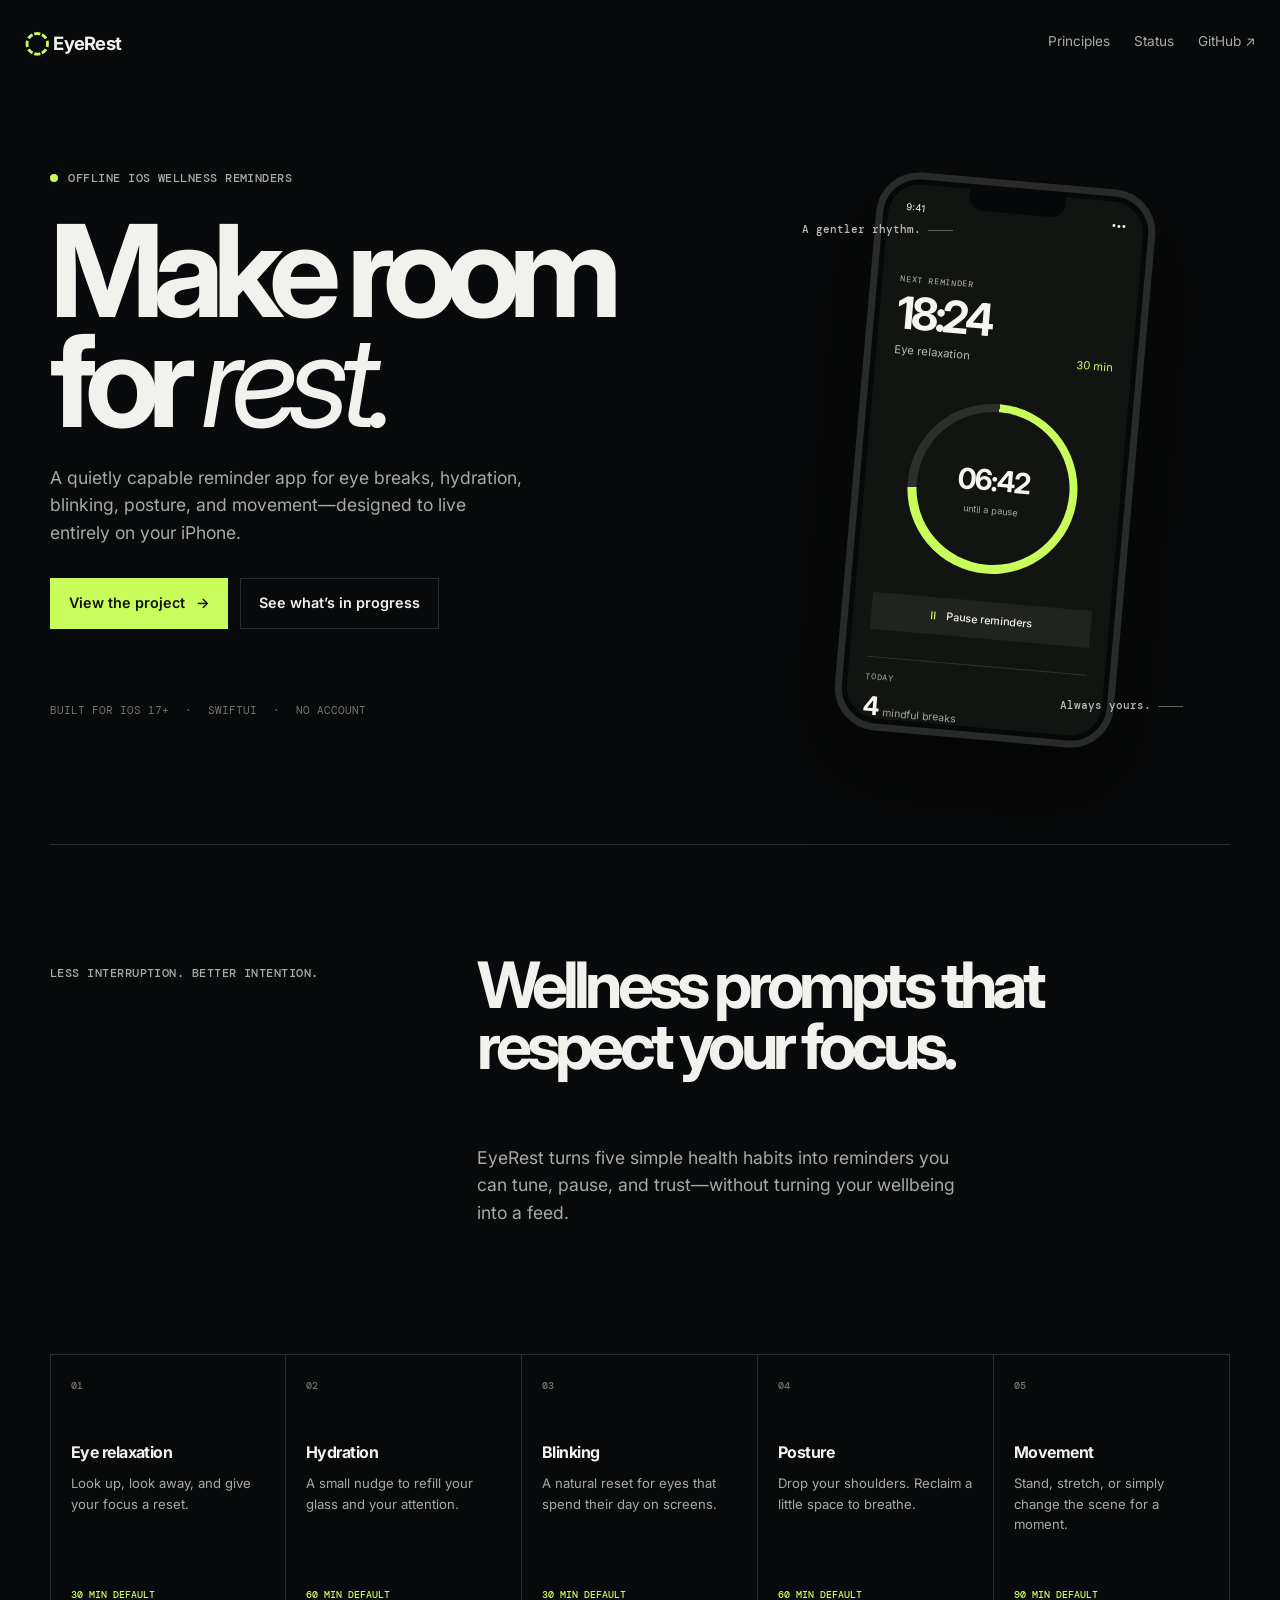
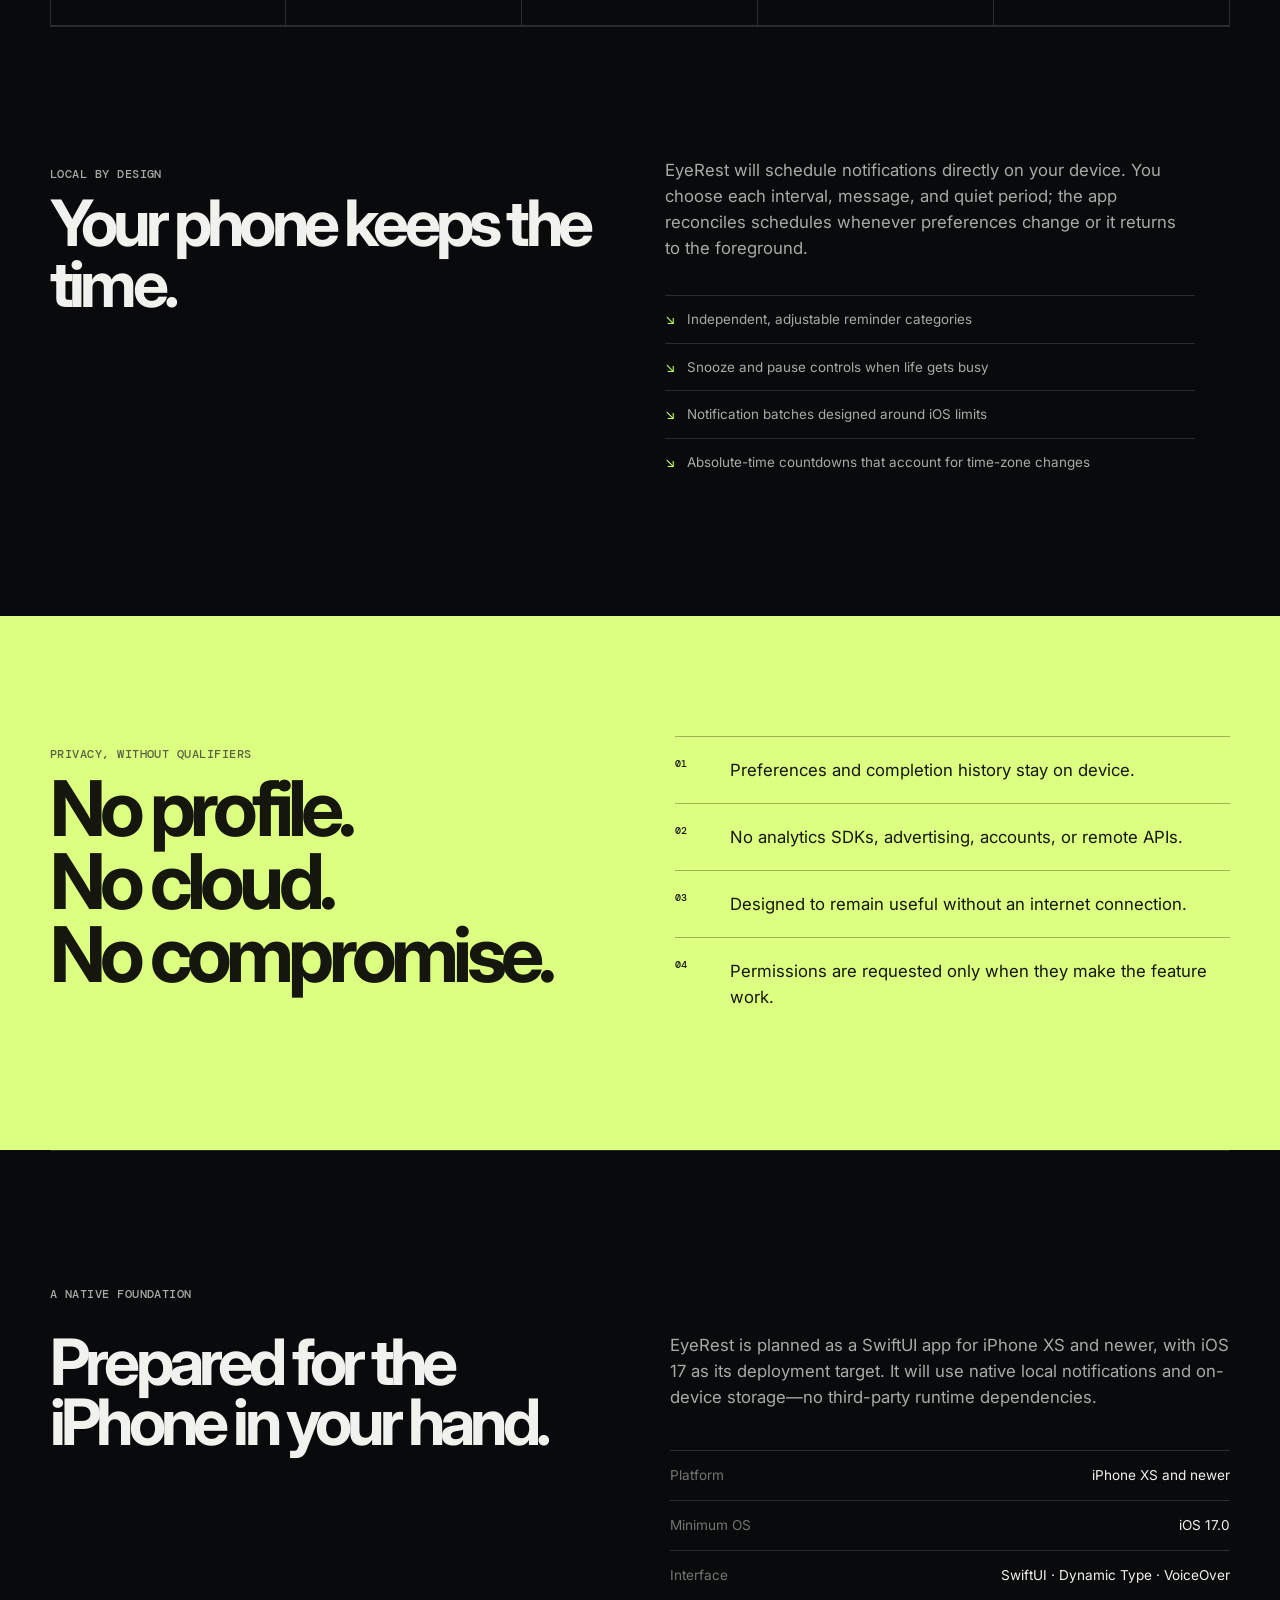
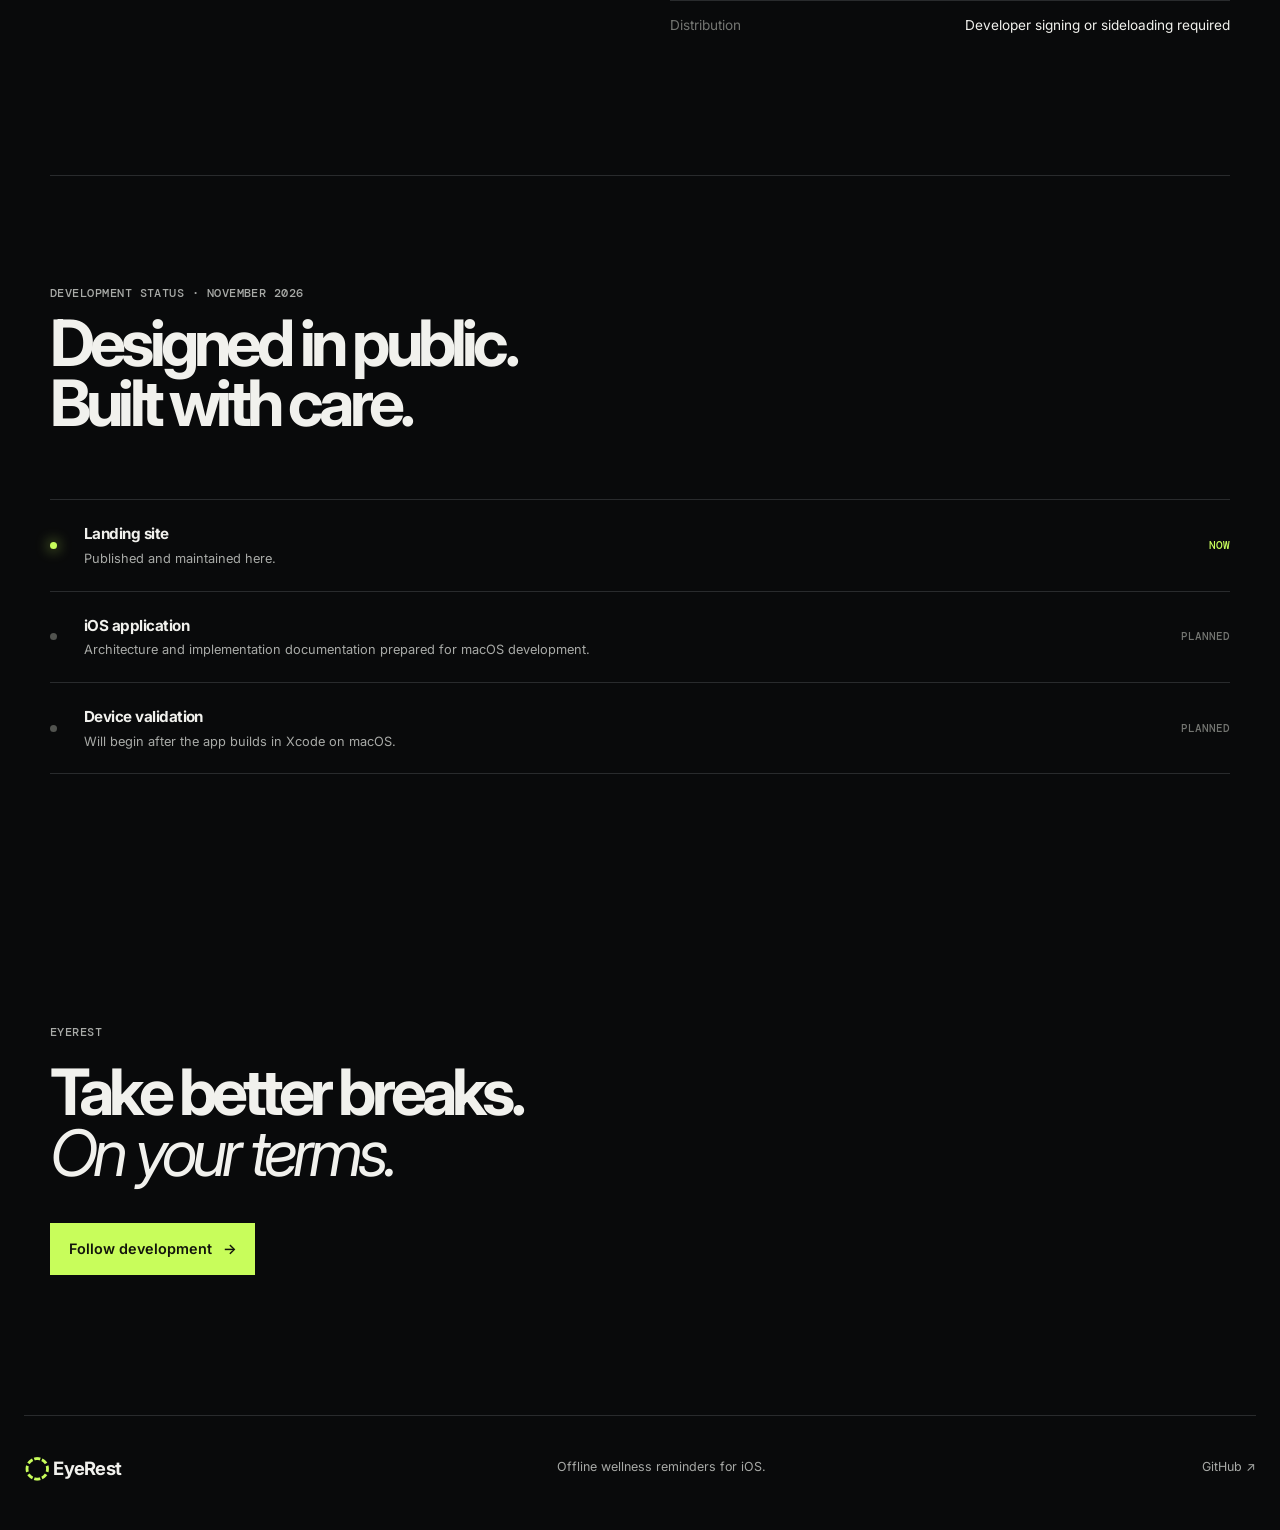
<file: index.html>
<!doctype html>
<html lang="en">
  <head>
    <meta charset="UTF-8" />
    <meta name="viewport" content="width=device-width, initial-scale=1.0" />
    <meta name="description" content="EyeRest is a privacy-first, offline iOS reminder app for calmer, healthier screen time." />
    <meta name="theme-color" content="#090a0b" />
    <title>EyeRest — A better rhythm for screen time</title>
    <link rel="preconnect" href="https://fonts.googleapis.com" />
    <link rel="preconnect" href="https://fonts.gstatic.com" crossorigin />
    <link href="https://fonts.googleapis.com/css2?family=DM+Mono:wght@400;500&family=Inter:wght@400;500;600;700;800&display=swap" rel="stylesheet" />
    <link rel="stylesheet" href="assets/styles.css" />
  </head>
  <body>
    <a class="skip-link" href="#main">Skip to content</a>
    <header class="site-header">
      <a class="brand" href="#top" aria-label="EyeRest home"><span class="brand-mark">◌</span>EyeRest</a>
      <nav aria-label="Primary navigation">
        <a href="#principles">Principles</a><a href="#status">Status</a><a href="https://github.com/Astear17/eyerest" target="_blank" rel="noreferrer">GitHub <span aria-hidden="true">↗</span></a>
      </nav>
    </header>
    <main id="main">
      <section class="hero" id="top">
        <div class="eyebrow"><span></span>Offline iOS wellness reminders</div>
        <h1>Make room<br />for <em>rest.</em></h1>
        <p class="hero-copy">A quietly capable reminder app for eye breaks, hydration, blinking, posture, and movement—designed to live entirely on your iPhone.</p>
        <div class="hero-actions"><a class="button primary" href="https://github.com/Astear17/eyerest" target="_blank" rel="noreferrer">View the project <span aria-hidden="true">→</span></a><a class="button quiet" href="#status">See what’s in progress</a></div>
        <div class="hero-meta"><span>Built for iOS 17+</span><span>SwiftUI</span><span>No account</span></div>
        <div class="phone-stage" aria-label="EyeRest app concept preview">
          <div class="phone"><div class="notch"></div><div class="screen"><div class="screen-top"><span>9:41</span><span>•••</span></div><p class="screen-label">NEXT REMINDER</p><p class="screen-time">18:24</p><p class="screen-name">Eye relaxation <span>30 min</span></p><div class="ring"><div class="ring-inner"><strong>06:42</strong><small>until a pause</small></div></div><button type="button" class="pause-demo" aria-label="Demo pause control"><span>Ⅱ</span> Pause reminders</button><div class="today"><p>TODAY</p><strong>4 <small>mindful breaks</small></strong></div></div></div>
          <div class="stage-note note-one">A gentler rhythm.<i></i></div><div class="stage-note note-two">Always yours.<i></i></div>
        </div>
      </section>
      <section class="intro rule-section"><p class="kicker">Less interruption. Better intention.</p><h2>Wellness prompts that respect your focus.</h2><p>EyeRest turns five simple health habits into reminders you can tune, pause, and trust—without turning your wellbeing into a feed.</p></section>
      <section class="feature-grid" aria-label="Reminder categories">
        <article><span class="num">01</span><h3>Eye relaxation</h3><p>Look up, look away, and give your focus a reset.</p><span class="default">30 min default</span></article>
        <article><span class="num">02</span><h3>Hydration</h3><p>A small nudge to refill your glass and your attention.</p><span class="default">60 min default</span></article>
        <article><span class="num">03</span><h3>Blinking</h3><p>A natural reset for eyes that spend their day on screens.</p><span class="default">30 min default</span></article>
        <article><span class="num">04</span><h3>Posture</h3><p>Drop your shoulders. Reclaim a little space to breathe.</p><span class="default">60 min default</span></article>
        <article><span class="num">05</span><h3>Movement</h3><p>Stand, stretch, or simply change the scene for a moment.</p><span class="default">90 min default</span></article>
      </section>
      <section class="notification-section rule-section"><div><p class="kicker">Local by design</p><h2>Your phone keeps the time.</h2></div><div class="notification-copy"><p>EyeRest will schedule notifications directly on your device. You choose each interval, message, and quiet period; the app reconciles schedules whenever preferences change or it returns to the foreground.</p><ul><li>Independent, adjustable reminder categories</li><li>Snooze and pause controls when life gets busy</li><li>Notification batches designed around iOS limits</li><li>Absolute-time countdowns that account for time-zone changes</li></ul></div></section>
      <section class="privacy" id="principles"><div class="privacy-statement"><p class="kicker">Privacy, without qualifiers</p><h2>No profile.<br />No cloud.<br />No compromise.</h2></div><div class="privacy-list"><div><span>01</span><p>Preferences and completion history stay on device.</p></div><div><span>02</span><p>No analytics SDKs, advertising, accounts, or remote APIs.</p></div><div><span>03</span><p>Designed to remain useful without an internet connection.</p></div><div><span>04</span><p>Permissions are requested only when they make the feature work.</p></div></div></section>
      <section class="compatibility rule-section"><p class="kicker">A native foundation</p><div class="compat-layout"><h2>Prepared for the iPhone in your hand.</h2><div><p>EyeRest is planned as a SwiftUI app for iPhone XS and newer, with iOS 17 as its deployment target. It will use native local notifications and on-device storage—no third-party runtime dependencies.</p><dl><div><dt>Platform</dt><dd>iPhone XS and newer</dd></div><div><dt>Minimum OS</dt><dd>iOS 17.0</dd></div><div><dt>Interface</dt><dd>SwiftUI · Dynamic Type · VoiceOver</dd></div><div><dt>Distribution</dt><dd>Developer signing or sideloading required</dd></div></dl></div></div></section>
      <section class="status" id="status"><p class="kicker">Development status · November 2026</p><h2>Designed in public.<br />Built with care.</h2><div class="status-grid"><div class="status-item active"><span class="status-dot"></span><div><h3>Landing site</h3><p>Published and maintained here.</p></div><b>Now</b></div><div class="status-item"><span class="status-dot"></span><div><h3>iOS application</h3><p>Architecture and implementation documentation prepared for macOS development.</p></div><b>Planned</b></div><div class="status-item"><span class="status-dot"></span><div><h3>Device validation</h3><p>Will begin after the app builds in Xcode on macOS.</p></div><b>Planned</b></div></div></section>
      <section class="closing"><p class="kicker">EyeRest</p><h2>Take better breaks.<br /><em>On your terms.</em></h2><a class="button primary" href="https://github.com/Astear17/eyerest" target="_blank" rel="noreferrer">Follow development <span aria-hidden="true">→</span></a></section>
    </main>
    <footer><a class="brand" href="#top"><span class="brand-mark">◌</span>EyeRest</a><p>Offline wellness reminders for iOS.</p><a href="https://github.com/Astear17/eyerest" target="_blank" rel="noreferrer">GitHub ↗</a></footer>
    <script src="assets/main.js"></script>
  </body>
</html>
</file>
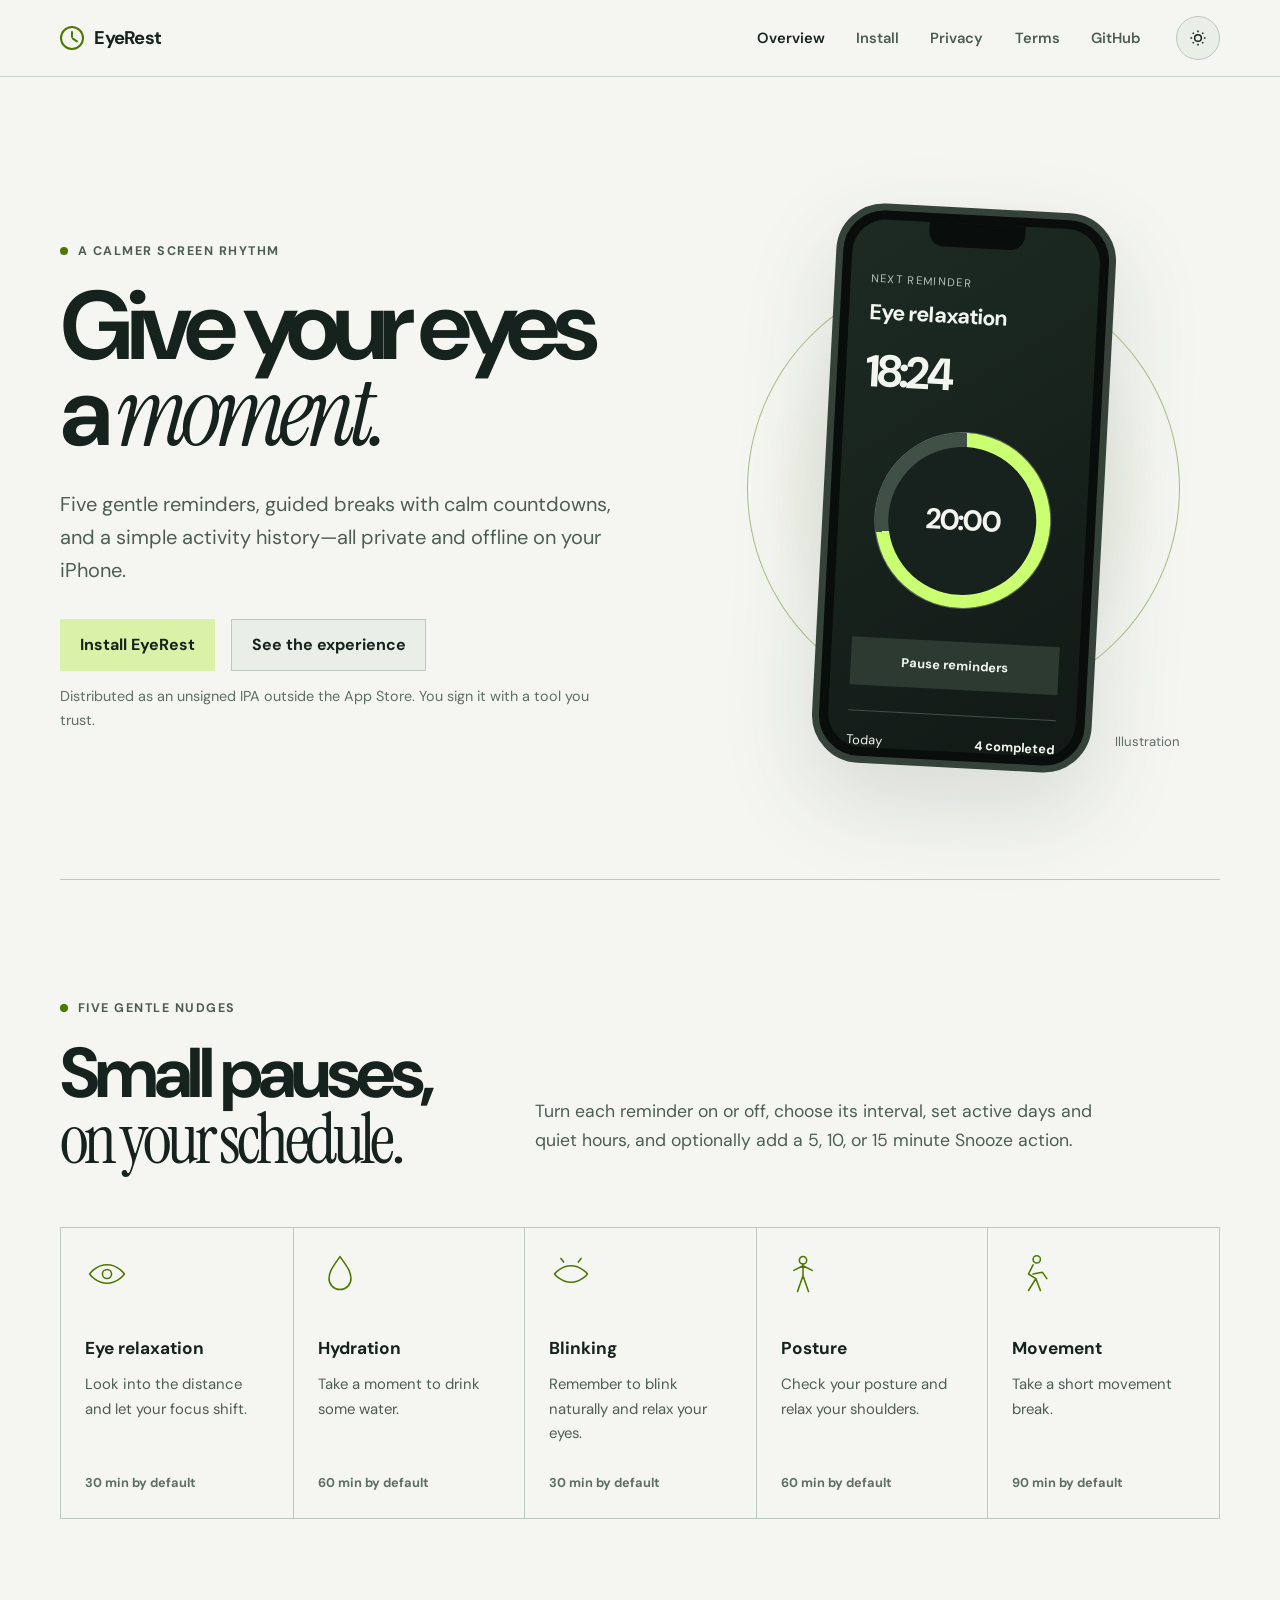
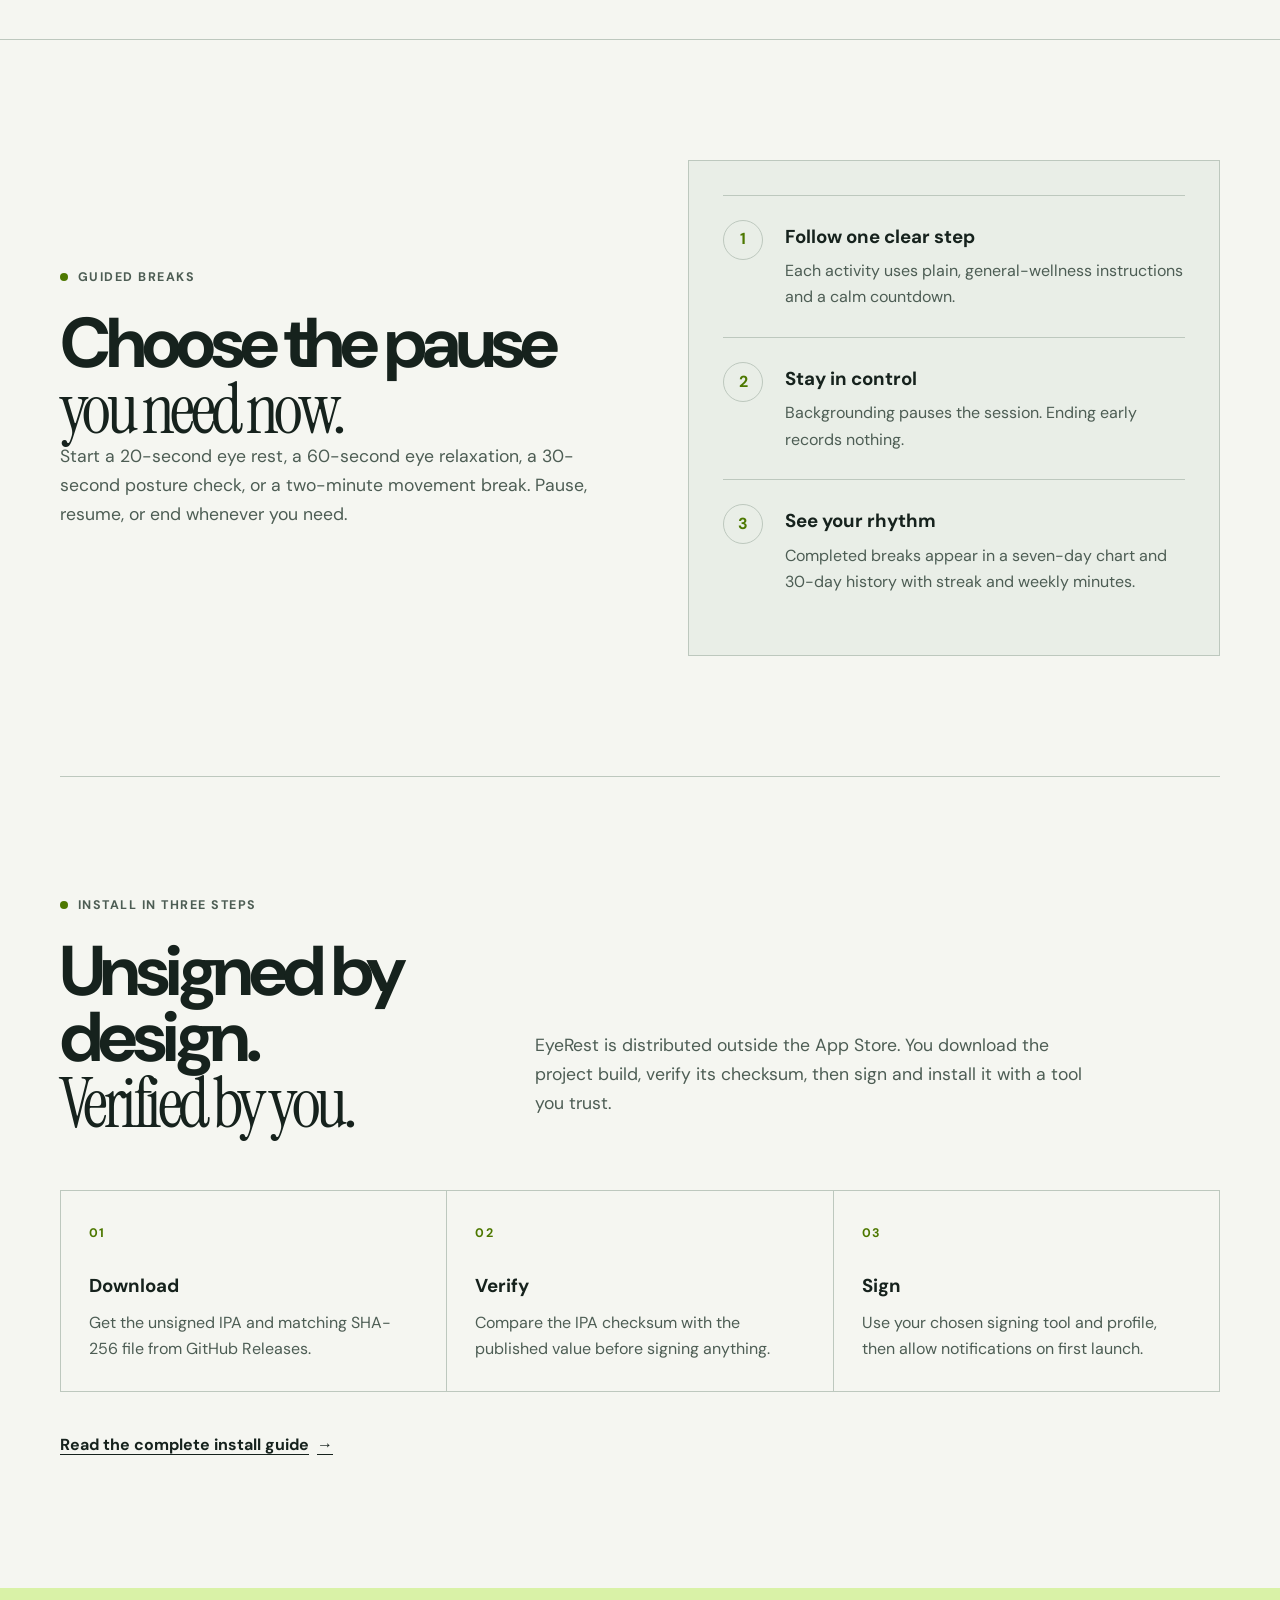
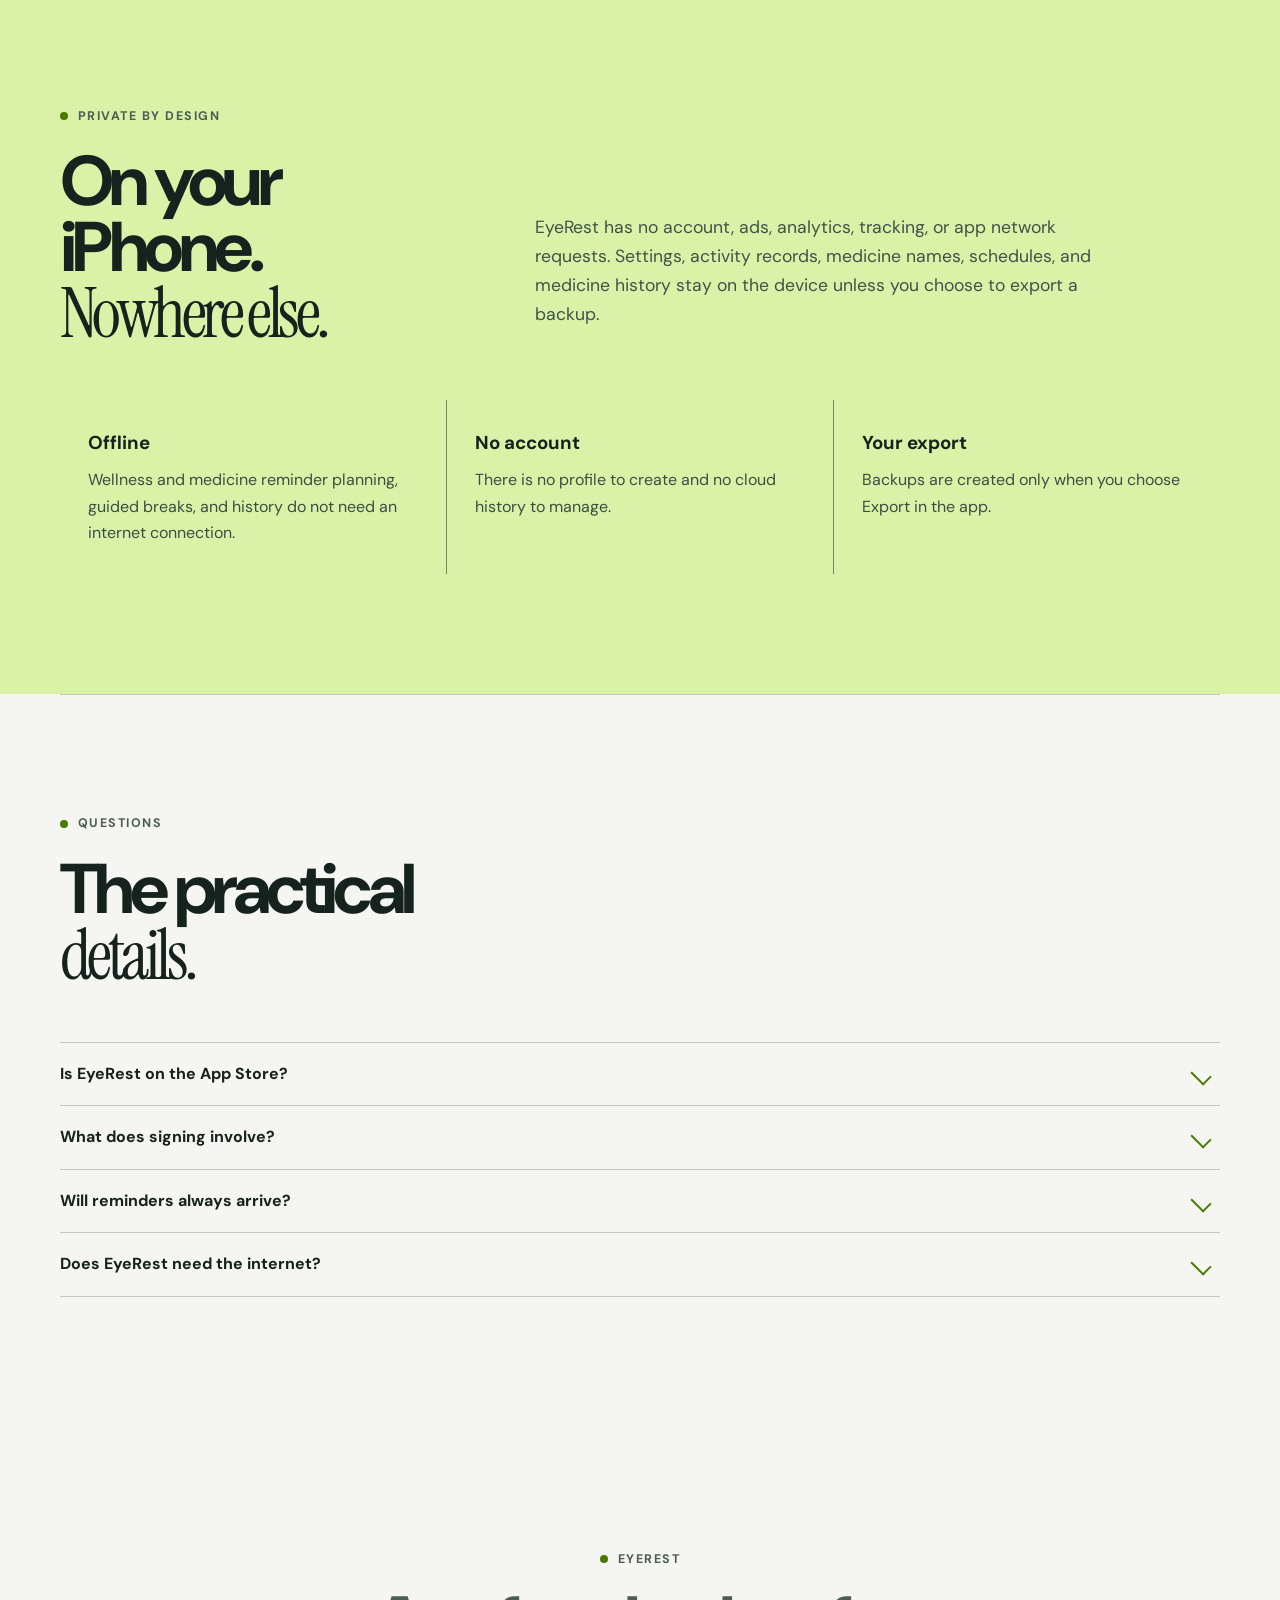
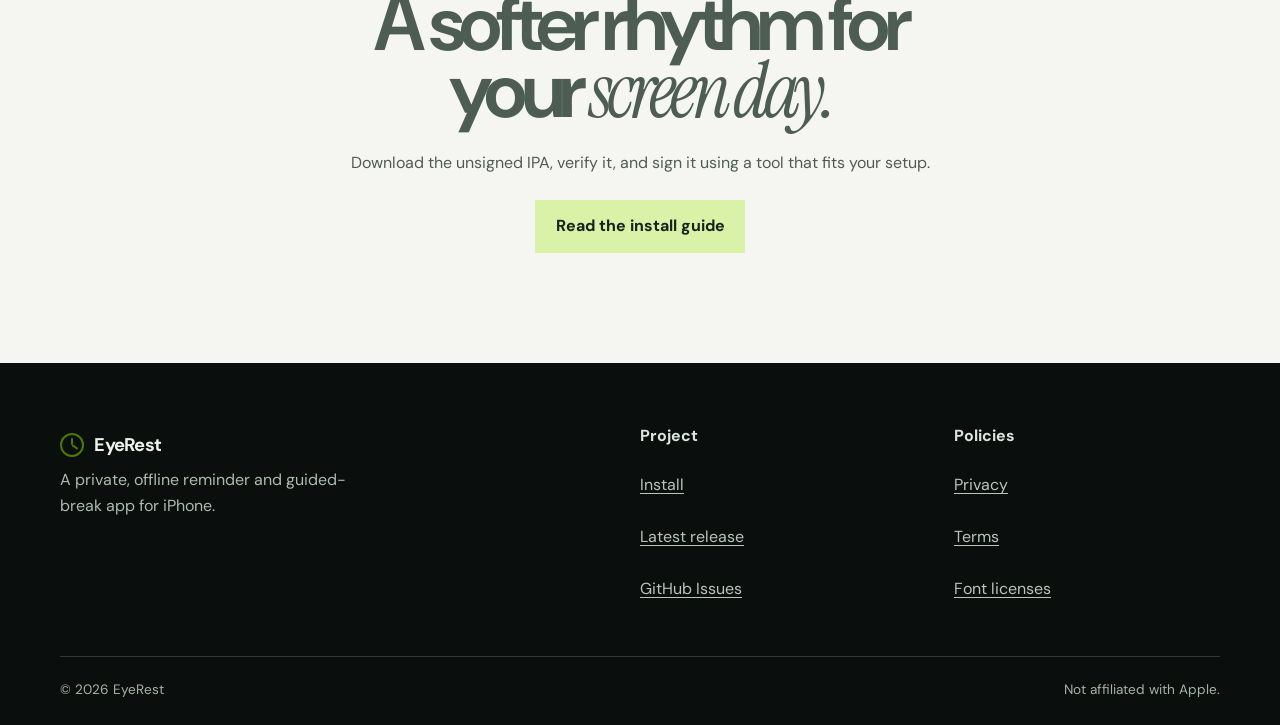
<file: website/index.html>
<!doctype html>
<html lang="en">
<head>
  <meta charset="utf-8"><meta name="viewport" content="width=device-width,initial-scale=1">
  <title>EyeRest — Gentle reminders and guided breaks for iPhone</title>
  <meta name="description" content="EyeRest is a private, offline iPhone app with wellness and medicine reminders, guided breaks, and local history. Download the unsigned IPA and sign it yourself.">
  <link rel="canonical" href="https://astear17.sino.tw/EyeRest/">
  <meta property="og:type" content="website"><meta property="og:title" content="EyeRest — Give your eyes a moment."><meta property="og:description" content="Five gentle reminders, guided breaks, and private on-device activity history for iPhone."><meta property="og:url" content="https://astear17.sino.tw/EyeRest/"><meta property="og:image" content="https://astear17.sino.tw/EyeRest/assets/og-image.png">
  <meta name="twitter:card" content="summary_large_image"><meta name="twitter:title" content="EyeRest — Give your eyes a moment."><meta name="twitter:description" content="A private, offline reminder and guided-break app for iPhone."><meta name="twitter:image" content="https://astear17.sino.tw/EyeRest/assets/og-image.png">
  <meta name="theme-color" content="#101719"><link rel="icon" href="assets/favicon.svg" type="image/svg+xml"><link rel="apple-touch-icon" href="assets/apple-touch-icon.png"><link rel="preload" href="assets/fonts/dm-sans-latin.woff2" as="font" type="font/woff2" crossorigin>
  <script>document.documentElement.dataset.theme=localStorage.getItem("eyerest-theme")||((matchMedia("(prefers-color-scheme: light)").matches)?"light":"dark")</script>
  <link rel="stylesheet" href="assets/styles.css">
</head>
<body>
  <a class="skip-link" href="#main">Skip to content</a>
  <header class="site-header"><div class="shell header-inner">
    <a class="brand" href="index.html" aria-label="EyeRest home"><span class="brand-mark" aria-hidden="true"></span>EyeRest</a>
    <nav class="site-nav" data-navigation data-open="false" aria-label="Primary navigation"><a href="index.html" aria-current="page">Overview</a><a href="install.html">Install</a><a href="privacy.html">Privacy</a><a href="terms.html">Terms</a><a href="https://github.com/Astear17/EyeRest" rel="noreferrer">GitHub</a></nav>
    <div class="header-tools"><button class="icon-button theme-toggle" data-theme-toggle type="button" aria-label="Use light theme" aria-pressed="false"><svg viewBox="0 0 24 24" aria-hidden="true"><path d="M12 3v2m0 14v2M3 12h2m14 0h2M5.6 5.6 7 7m10 10 1.4 1.4M18.4 5.6 17 7M7 17l-1.4 1.4"/><circle cx="12" cy="12" r="4"/></svg></button><button class="icon-button menu-toggle" data-menu-toggle type="button" aria-label="Open navigation" aria-expanded="false"><svg viewBox="0 0 24 24" aria-hidden="true"><path d="M4 7h16M4 12h16M4 17h16"/></svg></button></div>
  </div></header>
  <main id="main">
    <section class="hero shell"><div class="hero-copy reveal"><p class="eyebrow">A calmer screen rhythm</p><h1>Give your eyes<br>a <em>moment.</em></h1><p class="lede">Five gentle reminders, guided breaks with calm countdowns, and a simple activity history—all private and offline on your iPhone.</p><div class="hero-actions"><a class="button button-primary" href="install.html">Install EyeRest</a><a class="button" href="#experience">See the experience</a></div><p class="microcopy">Distributed as an unsigned IPA outside the App Store. You sign it with a tool you trust.</p></div>
      <figure class="hero-art reveal" role="img" aria-label="Illustration of EyeRest showing the next eye relaxation reminder and a countdown"><div class="orbit-field" aria-hidden="true"></div><div class="device" aria-hidden="true"><div class="device-screen"><p class="device-label">Next reminder</p><h2>Eye relaxation</h2><strong class="device-time">18:24</strong><div class="ring"></div><div class="device-button">Pause reminders</div><div class="device-row"><span>Today</span><strong>4 completed</strong></div></div></div><figcaption class="illustration-label">Illustration</figcaption></figure>
    </section>
    <section class="section shell" id="experience"><div class="section-head reveal"><div><p class="eyebrow">Five gentle nudges</p><h2>Small pauses,<br><span class="serif">on your schedule.</span></h2></div><p class="section-intro">Turn each reminder on or off, choose its interval, set active days and quiet hours, and optionally add a 5, 10, or 15 minute Snooze action.</p></div>
      <div class="reminder-grid reveal">
        <article class="feature-card"><svg class="feature-icon" viewBox="0 0 48 48" aria-hidden="true"><path d="M5 24s7-10 19-10 19 10 19 10-7 10-19 10S5 24 5 24Z"/><circle cx="24" cy="24" r="5"/></svg><h3>Eye relaxation</h3><p>Look into the distance and let your focus shift.</p><small>30 min by default</small></article>
        <article class="feature-card"><svg class="feature-icon" viewBox="0 0 48 48" aria-hidden="true"><path d="M24 5C17 15 12 21 12 29a12 12 0 0 0 24 0C36 21 31 15 24 5Z"/></svg><h3>Hydration</h3><p>Take a moment to drink some water.</p><small>60 min by default</small></article>
        <article class="feature-card"><svg class="feature-icon" viewBox="0 0 48 48" aria-hidden="true"><path d="M6 24s7-9 18-9 18 9 18 9-7 9-18 9S6 24 6 24Z"/><path d="M16 11 13 7m19 4 3-4"/></svg><h3>Blinking</h3><p>Remember to blink naturally and relax your eyes.</p><small>30 min by default</small></article>
        <article class="feature-card"><svg class="feature-icon" viewBox="0 0 48 48" aria-hidden="true"><circle cx="24" cy="9" r="4"/><path d="M24 13v13m-10-6 10-5 10 5M18 43l6-17 6 17"/></svg><h3>Posture</h3><p>Check your posture and relax your shoulders.</p><small>60 min by default</small></article>
        <article class="feature-card"><svg class="feature-icon" viewBox="0 0 48 48" aria-hidden="true"><circle cx="27" cy="8" r="4"/><path d="m23 14-5 10 8 5 5 13m-8-18 10-2 5 7M18 42l8-13"/></svg><h3>Movement</h3><p>Take a short movement break.</p><small>90 min by default</small></article>
      </div>
    </section>
    <section class="section"><div class="shell split"><div class="reveal"><p class="eyebrow">Guided breaks</p><h2>Choose the pause<br><span class="serif">you need now.</span></h2><p class="section-intro">Start a 20-second eye rest, a 60-second eye relaxation, a 30-second posture check, or a two-minute movement break. Pause, resume, or end whenever you need.</p></div><div class="panel reveal"><div class="steps"><div class="step"><h3>Follow one clear step</h3><p>Each activity uses plain, general-wellness instructions and a calm countdown.</p></div><div class="step"><h3>Stay in control</h3><p>Backgrounding pauses the session. Ending early records nothing.</p></div><div class="step"><h3>See your rhythm</h3><p>Completed breaks appear in a seven-day chart and 30-day history with streak and weekly minutes.</p></div></div></div></div></section>
    <section class="section shell" aria-labelledby="install-overview-heading"><div class="section-head"><div><p class="eyebrow">Install in three steps</p><h2 id="install-overview-heading">Unsigned by design.<br><span class="serif">Verified by you.</span></h2></div><p class="section-intro">EyeRest is distributed outside the App Store. You download the project build, verify its checksum, then sign and install it with a tool you trust.</p></div><ol class="install-overview"><li><span>01</span><h3>Download</h3><p>Get the unsigned IPA and matching SHA-256 file from GitHub Releases.</p></li><li><span>02</span><h3>Verify</h3><p>Compare the IPA checksum with the published value before signing anything.</p></li><li><span>03</span><h3>Sign</h3><p>Use your chosen signing tool and profile, then allow notifications on first launch.</p></li></ol><p class="section-action"><a class="text-link" href="install.html">Read the complete install guide <span aria-hidden="true">→</span></a></p></section>
    <section class="section privacy-band"><div class="shell"><div class="section-head"><div><p class="eyebrow">Private by design</p><h2>On your iPhone.<br><span class="serif">Nowhere else.</span></h2></div><p class="section-intro muted">EyeRest has no account, ads, analytics, tracking, or app network requests. Settings, activity records, medicine names, schedules, and medicine history stay on the device unless you choose to export a backup.</p></div><div class="fact-grid"><div class="fact"><h3>Offline</h3><p>Wellness and medicine reminder planning, guided breaks, and history do not need an internet connection.</p></div><div class="fact"><h3>No account</h3><p>There is no profile to create and no cloud history to manage.</p></div><div class="fact"><h3>Your export</h3><p>Backups are created only when you choose Export in the app.</p></div></div></div></section>
    <section class="section shell"><div class="section-head"><div><p class="eyebrow">Questions</p><h2>The practical<br><span class="serif">details.</span></h2></div></div><div class="faq-list"><details><summary>Is EyeRest on the App Store?</summary><p>No. EyeRest is distributed as an unsigned IPA outside the App Store and is not planned for App Store distribution. The IPA cannot run until you sign it.</p></details><details><summary>What does signing involve?</summary><p>Download the latest release, verify its SHA-256, then use a signing and installation tool you trust. Tool requirements differ, and some free Apple ID signatures expire after about seven days.</p></details><details><summary>Will reminders always arrive?</summary><p>iOS controls final delivery. Permissions, Focus, notification summaries, battery state, and signing-profile capabilities can affect alerts. EyeRest keeps a limited queue, so open it now and then.</p></details><details><summary>Does EyeRest need the internet?</summary><p>The app itself makes no network requests. GitHub and this project website are used only to distribute files and documentation outside the app.</p></details></div></section>
    <section class="closing shell"><p class="eyebrow" style="justify-content:center">EyeRest</p><p class="display">A softer rhythm for your <em>screen day.</em></p><p>Download the unsigned IPA, verify it, and sign it using a tool that fits your setup.</p><a class="button button-primary" href="install.html">Read the install guide</a></section>
  </main>
  <footer class="site-footer"><div class="shell footer-grid"><div><a class="brand" href="index.html"><span class="brand-mark" aria-hidden="true"></span>EyeRest</a><p>A private, offline reminder and guided-break app for iPhone.</p></div><div class="footer-links"><strong>Project</strong><a href="install.html">Install</a><a href="https://github.com/Astear17/EyeRest/releases/latest">Latest release</a><a href="https://github.com/Astear17/EyeRest/issues">GitHub Issues</a></div><div class="footer-links"><strong>Policies</strong><a href="privacy.html">Privacy</a><a href="terms.html">Terms</a><a href="assets/licenses/DM-Sans-OFL.txt">Font licenses</a></div></div><div class="shell footer-bottom"><span>© 2026 EyeRest</span><span>Not affiliated with Apple.</span></div></footer>
  <script src="assets/main.js"></script>
</body></html>
</file>
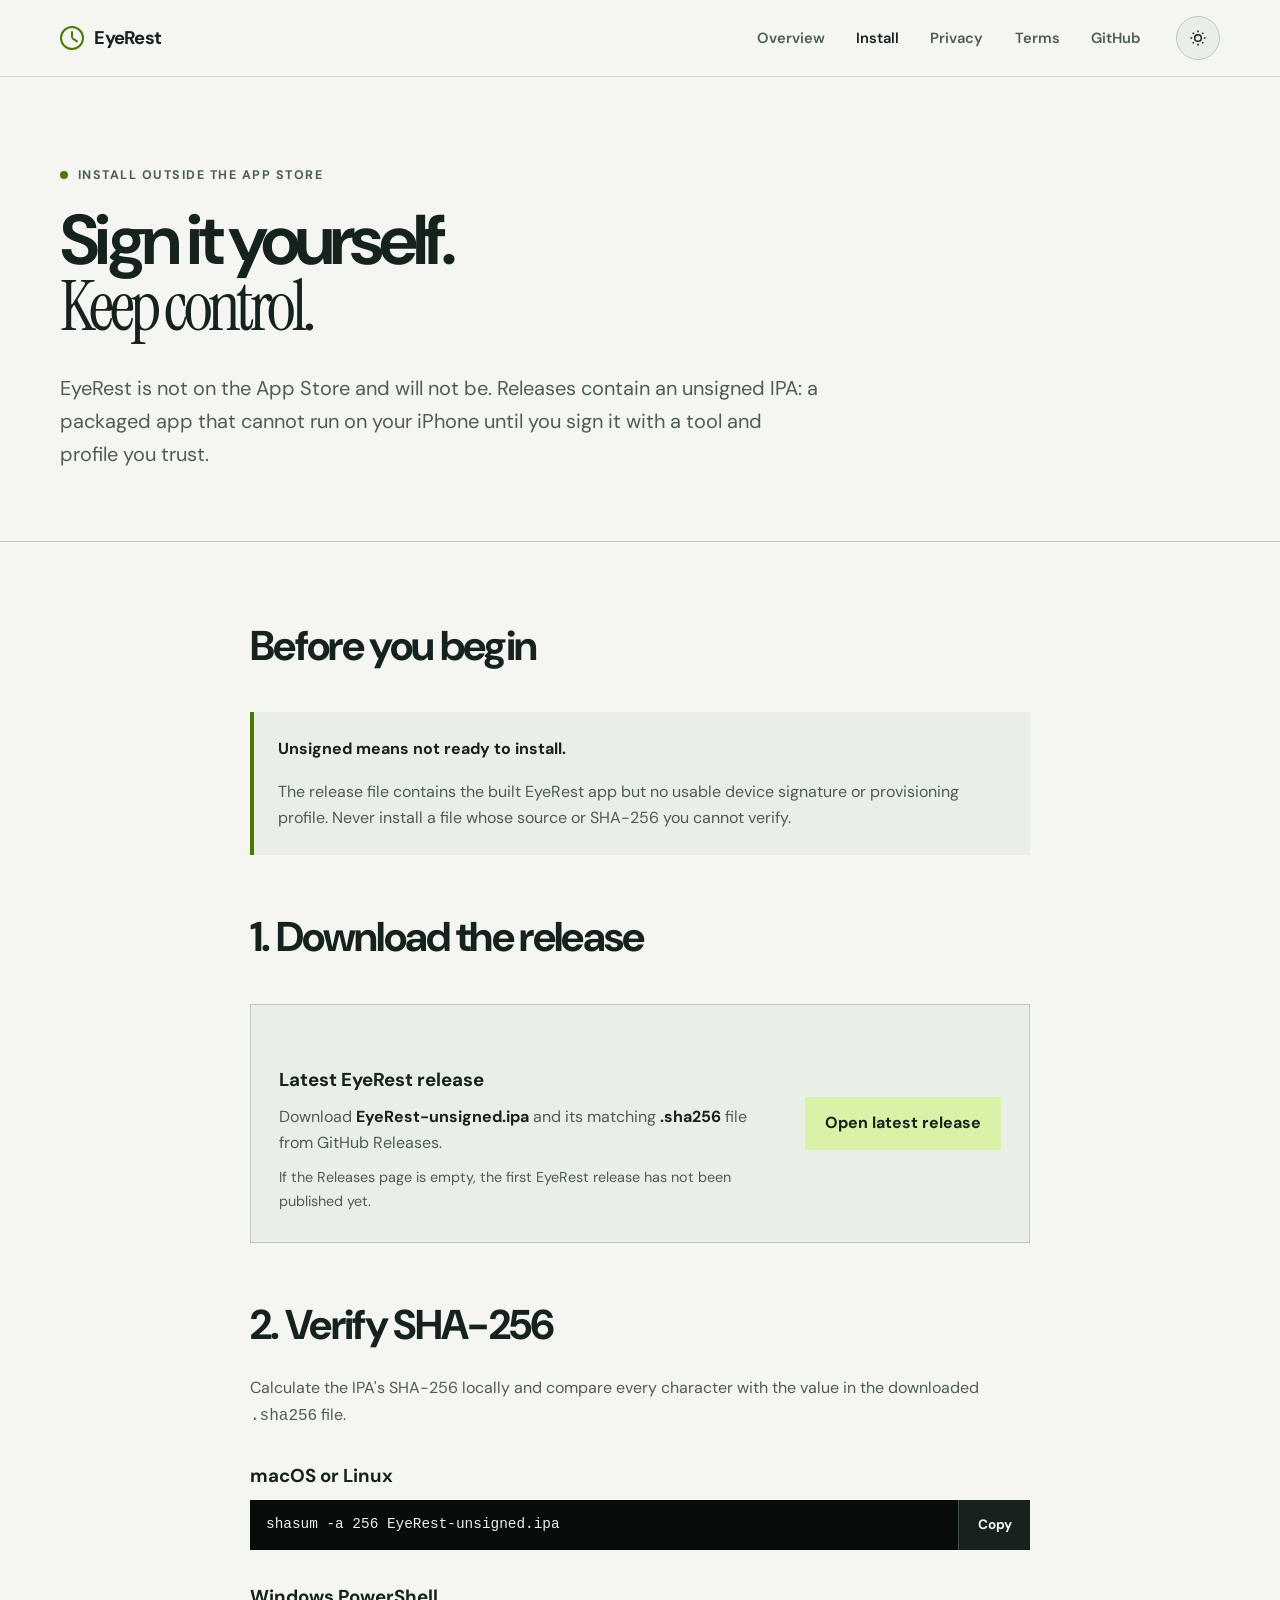
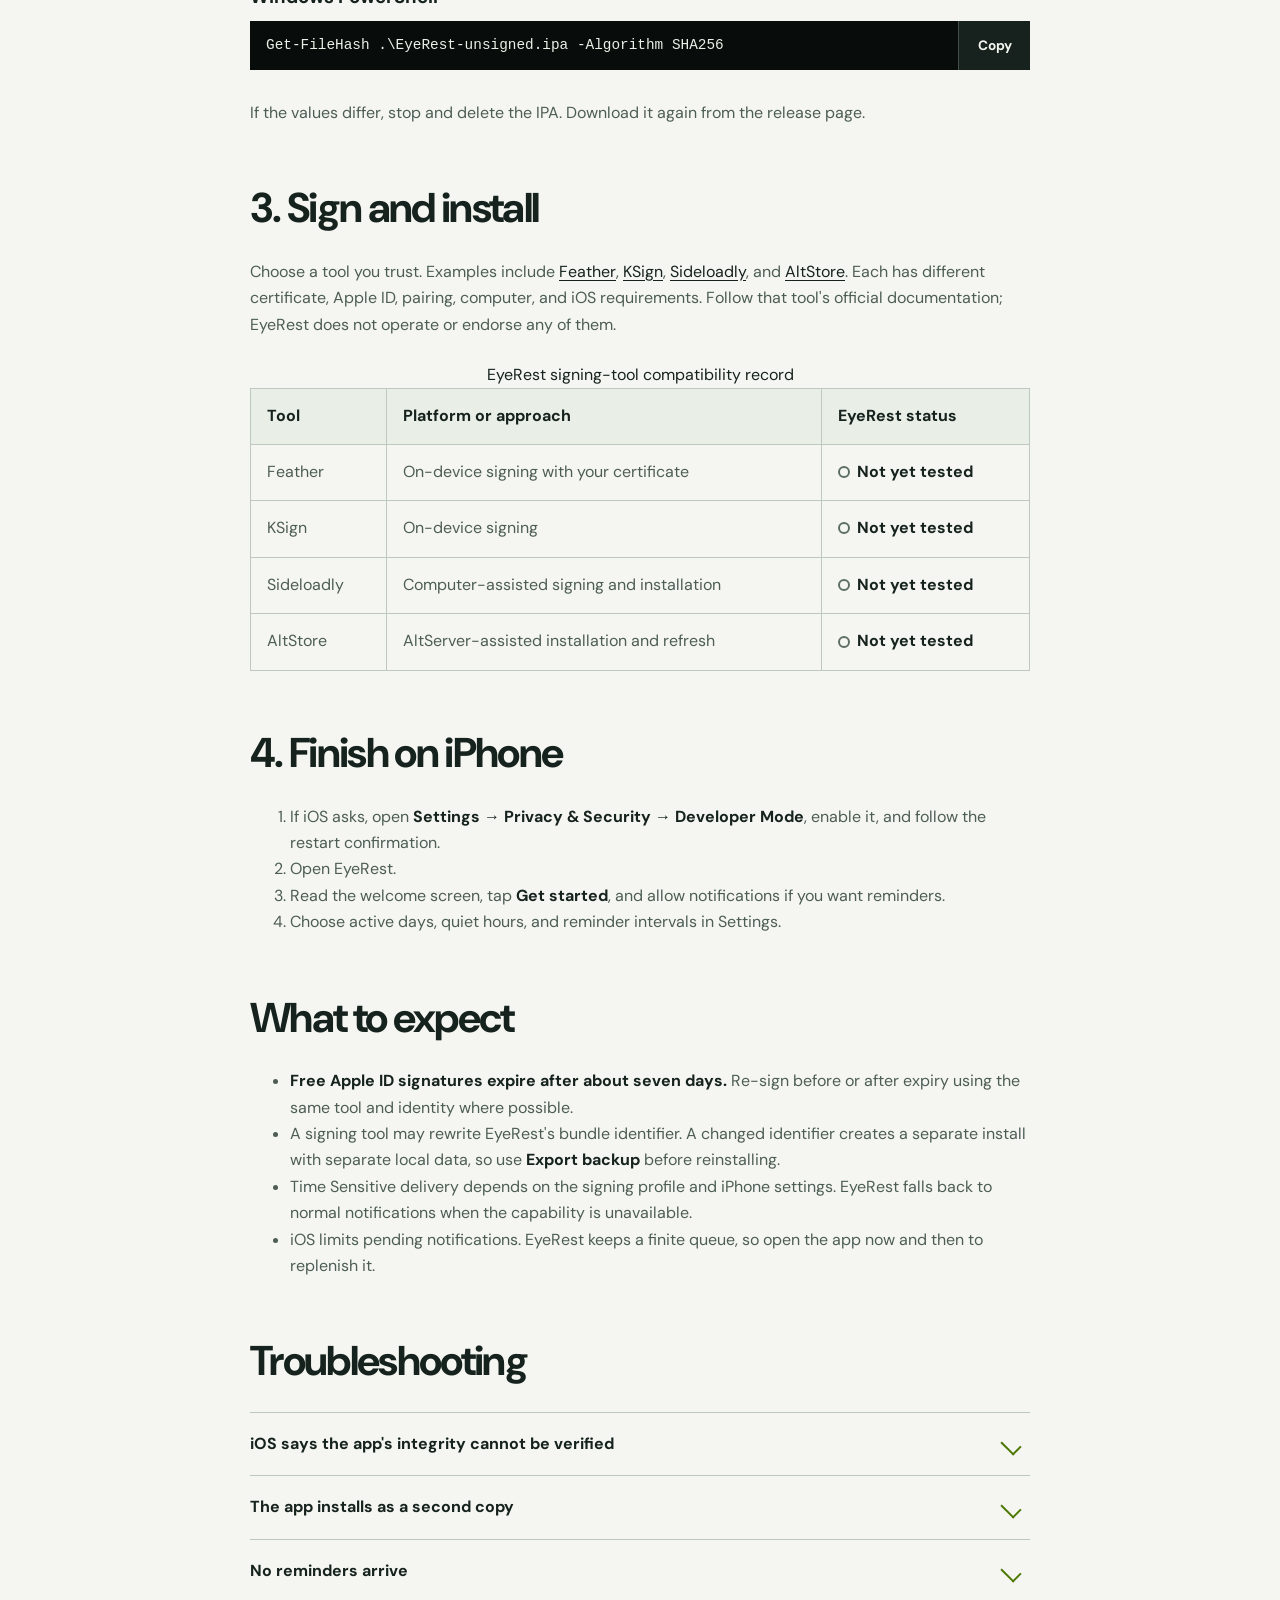
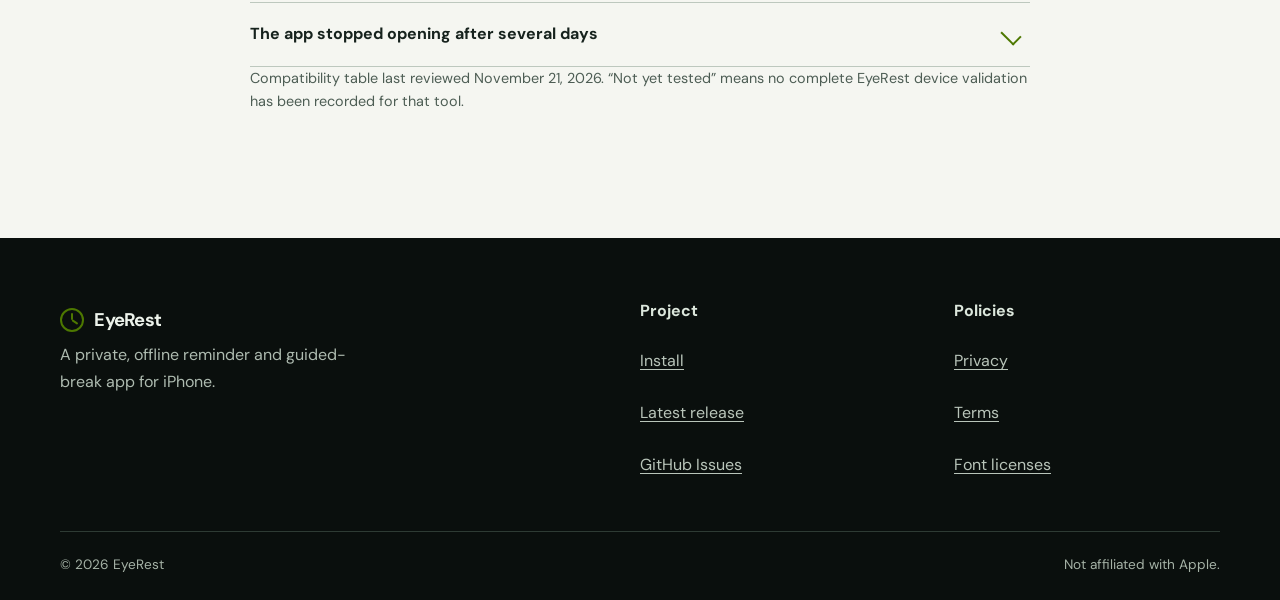
<file: website/install.html>
<!doctype html><html lang="en"><head>
  <meta charset="utf-8"><meta name="viewport" content="width=device-width,initial-scale=1"><title>Install EyeRest — Sign and install the unsigned IPA</title><meta name="description" content="Download EyeRest's unsigned IPA, verify its SHA-256, then sign and install it on an iOS 17 or later iPhone using a tool you trust."><link rel="canonical" href="https://astear17.sino.tw/EyeRest/install.html">
  <meta property="og:type" content="website"><meta property="og:title" content="Install EyeRest"><meta property="og:description" content="A careful guide to verifying, signing, and installing the unsigned EyeRest IPA."><meta property="og:url" content="https://astear17.sino.tw/EyeRest/install.html"><meta property="og:image" content="https://astear17.sino.tw/EyeRest/assets/og-image.png"><meta name="twitter:card" content="summary_large_image"><meta name="twitter:title" content="Install EyeRest"><meta name="twitter:description" content="Verify, sign, and install EyeRest's unsigned IPA."><meta name="twitter:image" content="https://astear17.sino.tw/EyeRest/assets/og-image.png">
  <meta name="theme-color" content="#101719"><link rel="icon" href="assets/favicon.svg" type="image/svg+xml"><link rel="apple-touch-icon" href="assets/apple-touch-icon.png"><link rel="preload" href="assets/fonts/dm-sans-latin.woff2" as="font" type="font/woff2" crossorigin><script>document.documentElement.dataset.theme=localStorage.getItem("eyerest-theme")||((matchMedia("(prefers-color-scheme: light)").matches)?"light":"dark")</script><link rel="stylesheet" href="assets/styles.css">
</head><body><a class="skip-link" href="#main">Skip to content</a><header class="site-header"><div class="shell header-inner"><a class="brand" href="index.html" aria-label="EyeRest home"><span class="brand-mark" aria-hidden="true"></span>EyeRest</a><nav class="site-nav" data-navigation data-open="false" aria-label="Primary navigation"><a href="index.html">Overview</a><a href="install.html" aria-current="page">Install</a><a href="privacy.html">Privacy</a><a href="terms.html">Terms</a><a href="https://github.com/Astear17/EyeRest">GitHub</a></nav><div class="header-tools"><button class="icon-button theme-toggle" data-theme-toggle type="button" aria-label="Use light theme" aria-pressed="false"><svg viewBox="0 0 24 24" aria-hidden="true"><path d="M12 3v2m0 14v2M3 12h2m14 0h2M5.6 5.6 7 7m10 10 1.4 1.4M18.4 5.6 17 7M7 17l-1.4 1.4"/><circle cx="12" cy="12" r="4"/></svg></button><button class="icon-button menu-toggle" data-menu-toggle type="button" aria-label="Open navigation" aria-expanded="false"><svg viewBox="0 0 24 24" aria-hidden="true"><path d="M4 7h16M4 12h16M4 17h16"/></svg></button></div></div></header>
<main id="main"><header class="page-hero"><div class="shell"><p class="eyebrow">Install outside the App Store</p><h1>Sign it yourself.<br><span class="serif">Keep control.</span></h1><p class="lede">EyeRest is not on the App Store and will not be. Releases contain an unsigned IPA: a packaged app that cannot run on your iPhone until you sign it with a tool and profile you trust.</p></div></header>
<article class="prose narrow"><h2>Before you begin</h2><div class="callout"><p><strong>Unsigned means not ready to install.</strong></p><p>The release file contains the built EyeRest app but no usable device signature or provisioning profile. Never install a file whose source or SHA-256 you cannot verify.</p></div>
  <h2>1. Download the release</h2><div class="download-card"><div><h3>Latest EyeRest release</h3><p>Download <strong>EyeRest-unsigned.ipa</strong> and its matching <strong>.sha256</strong> file from GitHub Releases.</p><p class="meta">If the Releases page is empty, the first EyeRest release has not been published yet.</p></div><a class="button button-primary" href="https://github.com/Astear17/EyeRest/releases/latest">Open latest release</a></div>
  <h2>2. Verify SHA-256</h2><p>Calculate the IPA's SHA-256 locally and compare every character with the value in the downloaded <code>.sha256</code> file.</p><h3>macOS or Linux</h3><div class="command"><code>shasum -a 256 EyeRest-unsigned.ipa</code><button type="button" data-copy-command aria-label="Copy macOS or Linux checksum command">Copy</button></div><h3>Windows PowerShell</h3><div class="command"><code>Get-FileHash .\EyeRest-unsigned.ipa -Algorithm SHA256</code><button type="button" data-copy-command aria-label="Copy Windows PowerShell checksum command">Copy</button></div><p class="copy-status" data-copy-status aria-live="polite"></p><p>If the values differ, stop and delete the IPA. Download it again from the release page.</p>
  <h2>3. Sign and install</h2><p>Choose a tool you trust. Examples include <a href="https://github.com/claration/feather">Feather</a>, <a href="https://github.com/Nyasami/Ksign">KSign</a>, <a href="https://sideloadly.io/">Sideloadly</a>, and <a href="https://altstore.io/">AltStore</a>. Each has different certificate, Apple ID, pairing, computer, and iOS requirements. Follow that tool's official documentation; EyeRest does not operate or endorse any of them.</p>
  <div class="responsive-table"><table><caption>EyeRest signing-tool compatibility record</caption><thead><tr><th>Tool</th><th>Platform or approach</th><th>EyeRest status</th></tr></thead><tbody><tr><td>Feather</td><td>On-device signing with your certificate</td><td><span class="status">Not yet tested</span></td></tr><tr><td>KSign</td><td>On-device signing</td><td><span class="status">Not yet tested</span></td></tr><tr><td>Sideloadly</td><td>Computer-assisted signing and installation</td><td><span class="status">Not yet tested</span></td></tr><tr><td>AltStore</td><td>AltServer-assisted installation and refresh</td><td><span class="status">Not yet tested</span></td></tr></tbody></table></div>
  <h2>4. Finish on iPhone</h2><ol><li>If iOS asks, open <strong>Settings → Privacy &amp; Security → Developer Mode</strong>, enable it, and follow the restart confirmation.</li><li>Open EyeRest.</li><li>Read the welcome screen, tap <strong>Get started</strong>, and allow notifications if you want reminders.</li><li>Choose active days, quiet hours, and reminder intervals in Settings.</li></ol>
  <h2>What to expect</h2><ul><li><strong>Free Apple ID signatures expire after about seven days.</strong> Re-sign before or after expiry using the same tool and identity where possible.</li><li>A signing tool may rewrite EyeRest's bundle identifier. A changed identifier creates a separate install with separate local data, so use <strong>Export backup</strong> before reinstalling.</li><li>Time Sensitive delivery depends on the signing profile and iPhone settings. EyeRest falls back to normal notifications when the capability is unavailable.</li><li>iOS limits pending notifications. EyeRest keeps a finite queue, so open the app now and then to replenish it.</li></ul>
  <h2>Troubleshooting</h2><div class="faq-list"><details><summary>iOS says the app's integrity cannot be verified</summary><p>The IPA is unsigned or the signature/profile is invalid, revoked, expired, or does not match the device. Re-check the signing tool's requirements and sign again. EyeRest cannot repair signing credentials.</p></details><details><summary>The app installs as a second copy</summary><p>Your signing tool likely changed the bundle identifier. Export from the old copy before removing it, then import into the new copy. Keep the same identifier on future updates when your tool allows it.</p></details><details><summary>No reminders arrive</summary><p>Check iPhone notification permission, Focus, notification summaries, and the app's active days and quiet hours. Open EyeRest to refresh its limited queue. Time Sensitive may be unavailable with your profile; normal alerts should still be scheduled.</p></details><details><summary>The app stopped opening after several days</summary><p>A free Apple ID signature commonly expires after about seven days. Re-sign and reinstall with the same bundle identifier to preserve local data when the tool supports an in-place update.</p></details></div>
  <p class="meta">Compatibility table last reviewed November 21, 2026. “Not yet tested” means no complete EyeRest device validation has been recorded for that tool.</p>
</article></main>
<footer class="site-footer"><div class="shell footer-grid"><div><a class="brand" href="index.html"><span class="brand-mark" aria-hidden="true"></span>EyeRest</a><p>A private, offline reminder and guided-break app for iPhone.</p></div><div class="footer-links"><strong>Project</strong><a href="install.html">Install</a><a href="https://github.com/Astear17/EyeRest/releases/latest">Latest release</a><a href="https://github.com/Astear17/EyeRest/issues">GitHub Issues</a></div><div class="footer-links"><strong>Policies</strong><a href="privacy.html">Privacy</a><a href="terms.html">Terms</a><a href="assets/licenses/DM-Sans-OFL.txt">Font licenses</a></div></div><div class="shell footer-bottom"><span>© 2026 EyeRest</span><span>Not affiliated with Apple.</span></div></footer><script src="assets/main.js"></script></body></html>
</file>
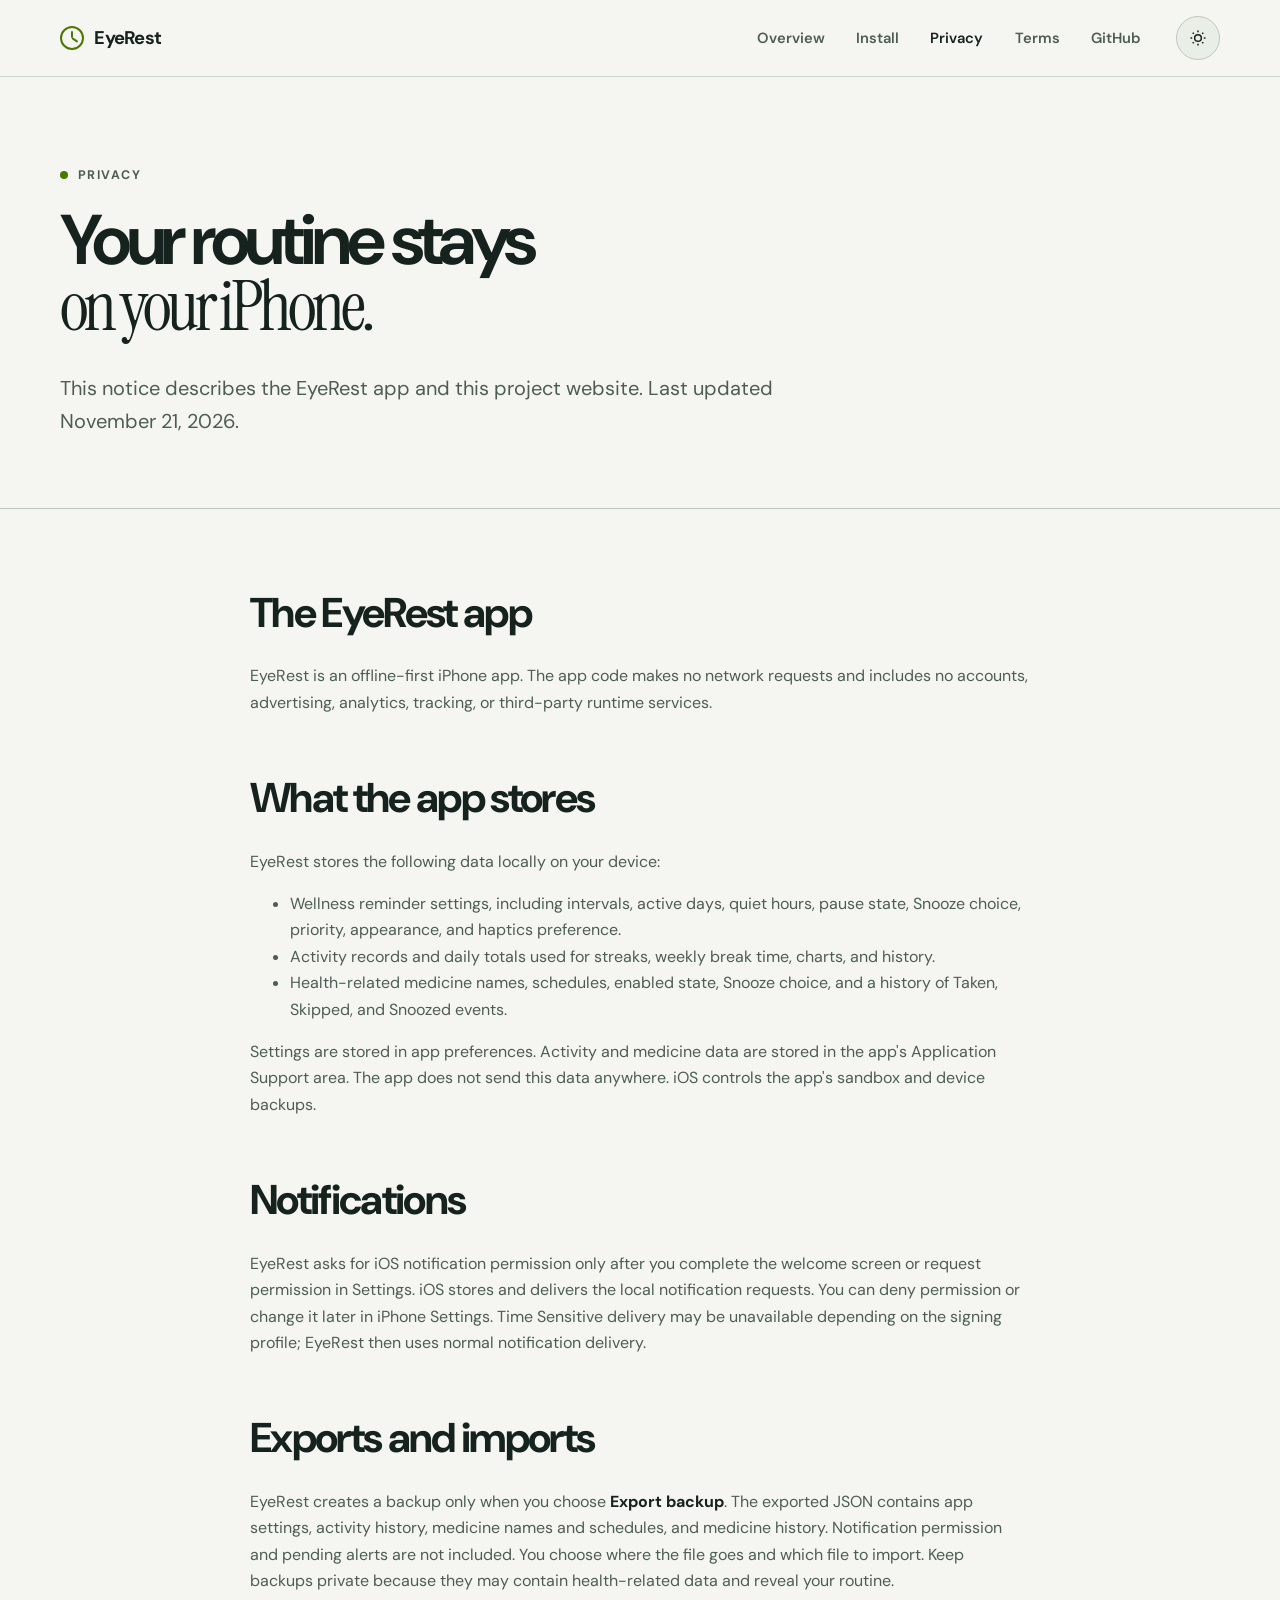
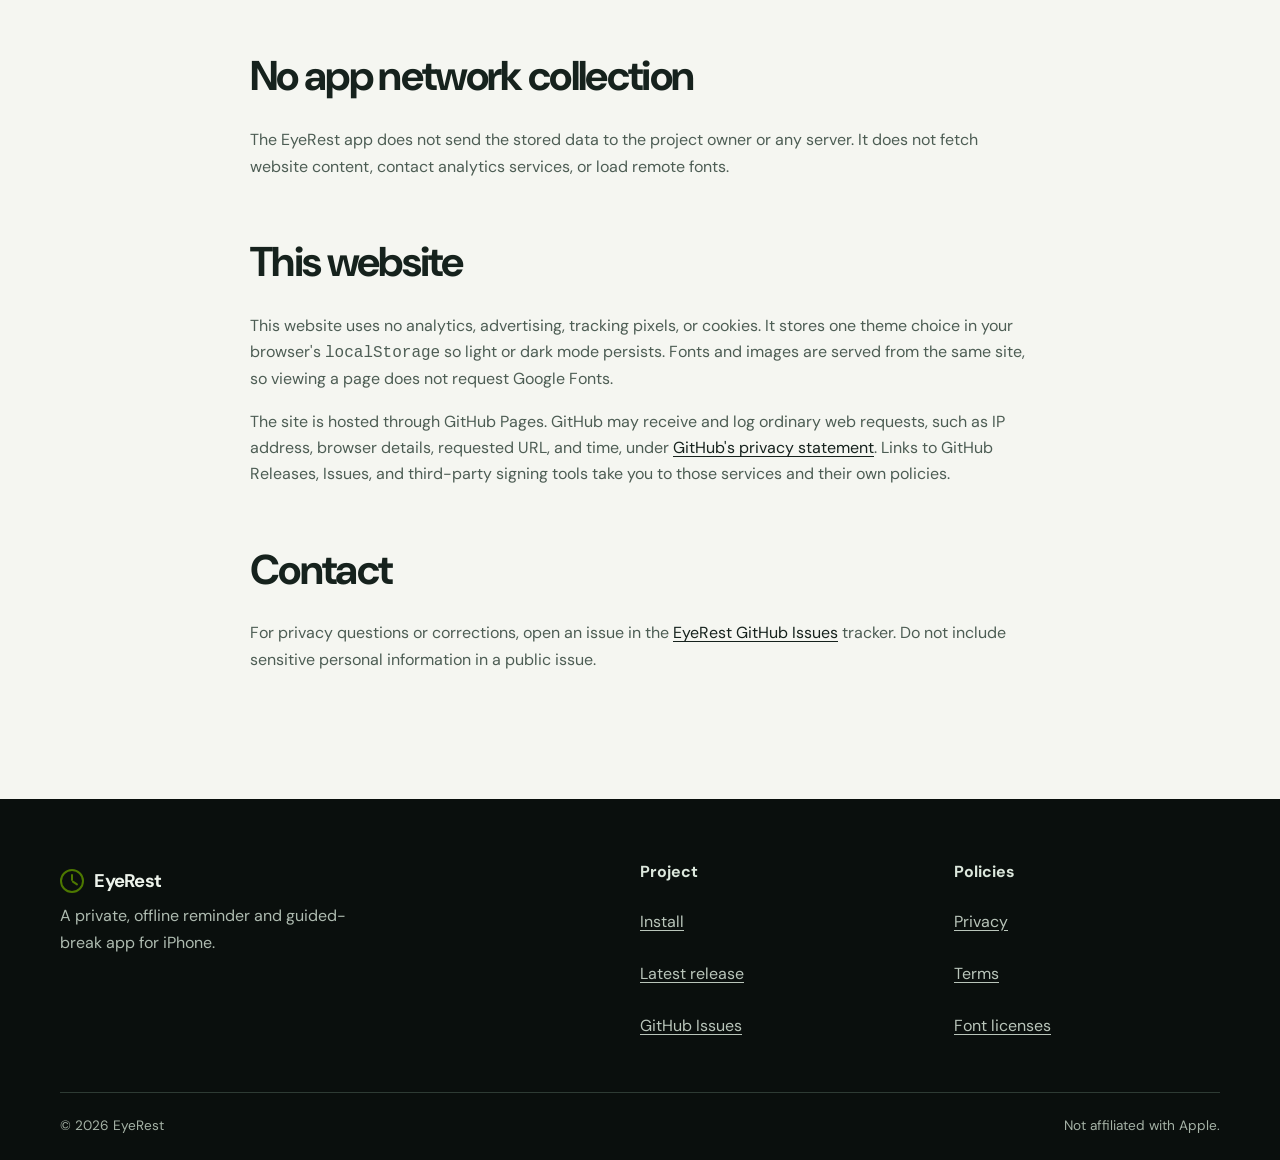
<file: website/privacy.html>
<!doctype html><html lang="en"><head><meta charset="utf-8"><meta name="viewport" content="width=device-width,initial-scale=1"><title>EyeRest Privacy — Local, offline, and account-free</title><meta name="description" content="EyeRest stores reminder settings, preferences, and activity records locally and makes no network requests from the app."><link rel="canonical" href="https://astear17.sino.tw/EyeRest/privacy.html"><meta property="og:type" content="website"><meta property="og:title" content="EyeRest Privacy"><meta property="og:description" content="What EyeRest stores on your iPhone and what the project website does."><meta property="og:url" content="https://astear17.sino.tw/EyeRest/privacy.html"><meta property="og:image" content="https://astear17.sino.tw/EyeRest/assets/og-image.png"><meta name="twitter:card" content="summary_large_image"><meta name="twitter:title" content="EyeRest Privacy"><meta name="twitter:description" content="Local app data, no app network requests, and no account."><meta name="twitter:image" content="https://astear17.sino.tw/EyeRest/assets/og-image.png"><meta name="theme-color" content="#101719"><link rel="icon" href="assets/favicon.svg" type="image/svg+xml"><link rel="apple-touch-icon" href="assets/apple-touch-icon.png"><link rel="preload" href="assets/fonts/dm-sans-latin.woff2" as="font" type="font/woff2" crossorigin><script>document.documentElement.dataset.theme=localStorage.getItem("eyerest-theme")||((matchMedia("(prefers-color-scheme: light)").matches)?"light":"dark")</script><link rel="stylesheet" href="assets/styles.css"></head>
<body><a class="skip-link" href="#main">Skip to content</a><header class="site-header"><div class="shell header-inner"><a class="brand" href="index.html" aria-label="EyeRest home"><span class="brand-mark" aria-hidden="true"></span>EyeRest</a><nav class="site-nav" data-navigation data-open="false" aria-label="Primary navigation"><a href="index.html">Overview</a><a href="install.html">Install</a><a href="privacy.html" aria-current="page">Privacy</a><a href="terms.html">Terms</a><a href="https://github.com/Astear17/EyeRest">GitHub</a></nav><div class="header-tools"><button class="icon-button theme-toggle" data-theme-toggle type="button" aria-label="Use light theme" aria-pressed="false"><svg viewBox="0 0 24 24" aria-hidden="true"><path d="M12 3v2m0 14v2M3 12h2m14 0h2M5.6 5.6 7 7m10 10 1.4 1.4M18.4 5.6 17 7M7 17l-1.4 1.4"/><circle cx="12" cy="12" r="4"/></svg></button><button class="icon-button menu-toggle" data-menu-toggle type="button" aria-label="Open navigation" aria-expanded="false"><svg viewBox="0 0 24 24" aria-hidden="true"><path d="M4 7h16M4 12h16M4 17h16"/></svg></button></div></div></header>
<main id="main"><header class="page-hero"><div class="shell"><p class="eyebrow">Privacy</p><h1>Your routine stays<br><span class="serif">on your iPhone.</span></h1><p class="lede">This notice describes the EyeRest app and this project website. Last updated November 21, 2026.</p></div></header><article class="prose narrow">
<h2>The EyeRest app</h2><p>EyeRest is an offline-first iPhone app. The app code makes no network requests and includes no accounts, advertising, analytics, tracking, or third-party runtime services.</p>
<h2>What the app stores</h2><p>EyeRest stores the following data locally on your device:</p><ul><li>Wellness reminder settings, including intervals, active days, quiet hours, pause state, Snooze choice, priority, appearance, and haptics preference.</li><li>Activity records and daily totals used for streaks, weekly break time, charts, and history.</li><li>Health-related medicine names, schedules, enabled state, Snooze choice, and a history of Taken, Skipped, and Snoozed events.</li></ul><p>Settings are stored in app preferences. Activity and medicine data are stored in the app's Application Support area. The app does not send this data anywhere. iOS controls the app's sandbox and device backups.</p>
<h2>Notifications</h2><p>EyeRest asks for iOS notification permission only after you complete the welcome screen or request permission in Settings. iOS stores and delivers the local notification requests. You can deny permission or change it later in iPhone Settings. Time Sensitive delivery may be unavailable depending on the signing profile; EyeRest then uses normal notification delivery.</p>
<h2>Exports and imports</h2><p>EyeRest creates a backup only when you choose <strong>Export backup</strong>. The exported JSON contains app settings, activity history, medicine names and schedules, and medicine history. Notification permission and pending alerts are not included. You choose where the file goes and which file to import. Keep backups private because they may contain health-related data and reveal your routine.</p>
<h2>No app network collection</h2><p>The EyeRest app does not send the stored data to the project owner or any server. It does not fetch website content, contact analytics services, or load remote fonts.</p>
<h2>This website</h2><p>This website uses no analytics, advertising, tracking pixels, or cookies. It stores one theme choice in your browser's <code>localStorage</code> so light or dark mode persists. Fonts and images are served from the same site, so viewing a page does not request Google Fonts.</p><p>The site is hosted through GitHub Pages. GitHub may receive and log ordinary web requests, such as IP address, browser details, requested URL, and time, under <a href="https://docs.github.com/en/site-policy/privacy-policies/github-general-privacy-statement">GitHub's privacy statement</a>. Links to GitHub Releases, Issues, and third-party signing tools take you to those services and their own policies.</p>
<h2>Contact</h2><p>For privacy questions or corrections, open an issue in the <a href="https://github.com/Astear17/EyeRest/issues">EyeRest GitHub Issues</a> tracker. Do not include sensitive personal information in a public issue.</p>
</article></main><footer class="site-footer"><div class="shell footer-grid"><div><a class="brand" href="index.html"><span class="brand-mark" aria-hidden="true"></span>EyeRest</a><p>A private, offline reminder and guided-break app for iPhone.</p></div><div class="footer-links"><strong>Project</strong><a href="install.html">Install</a><a href="https://github.com/Astear17/EyeRest/releases/latest">Latest release</a><a href="https://github.com/Astear17/EyeRest/issues">GitHub Issues</a></div><div class="footer-links"><strong>Policies</strong><a href="privacy.html">Privacy</a><a href="terms.html">Terms</a><a href="assets/licenses/DM-Sans-OFL.txt">Font licenses</a></div></div><div class="shell footer-bottom"><span>© 2026 EyeRest</span><span>Not affiliated with Apple.</span></div></footer><script src="assets/main.js"></script></body></html>
</file>
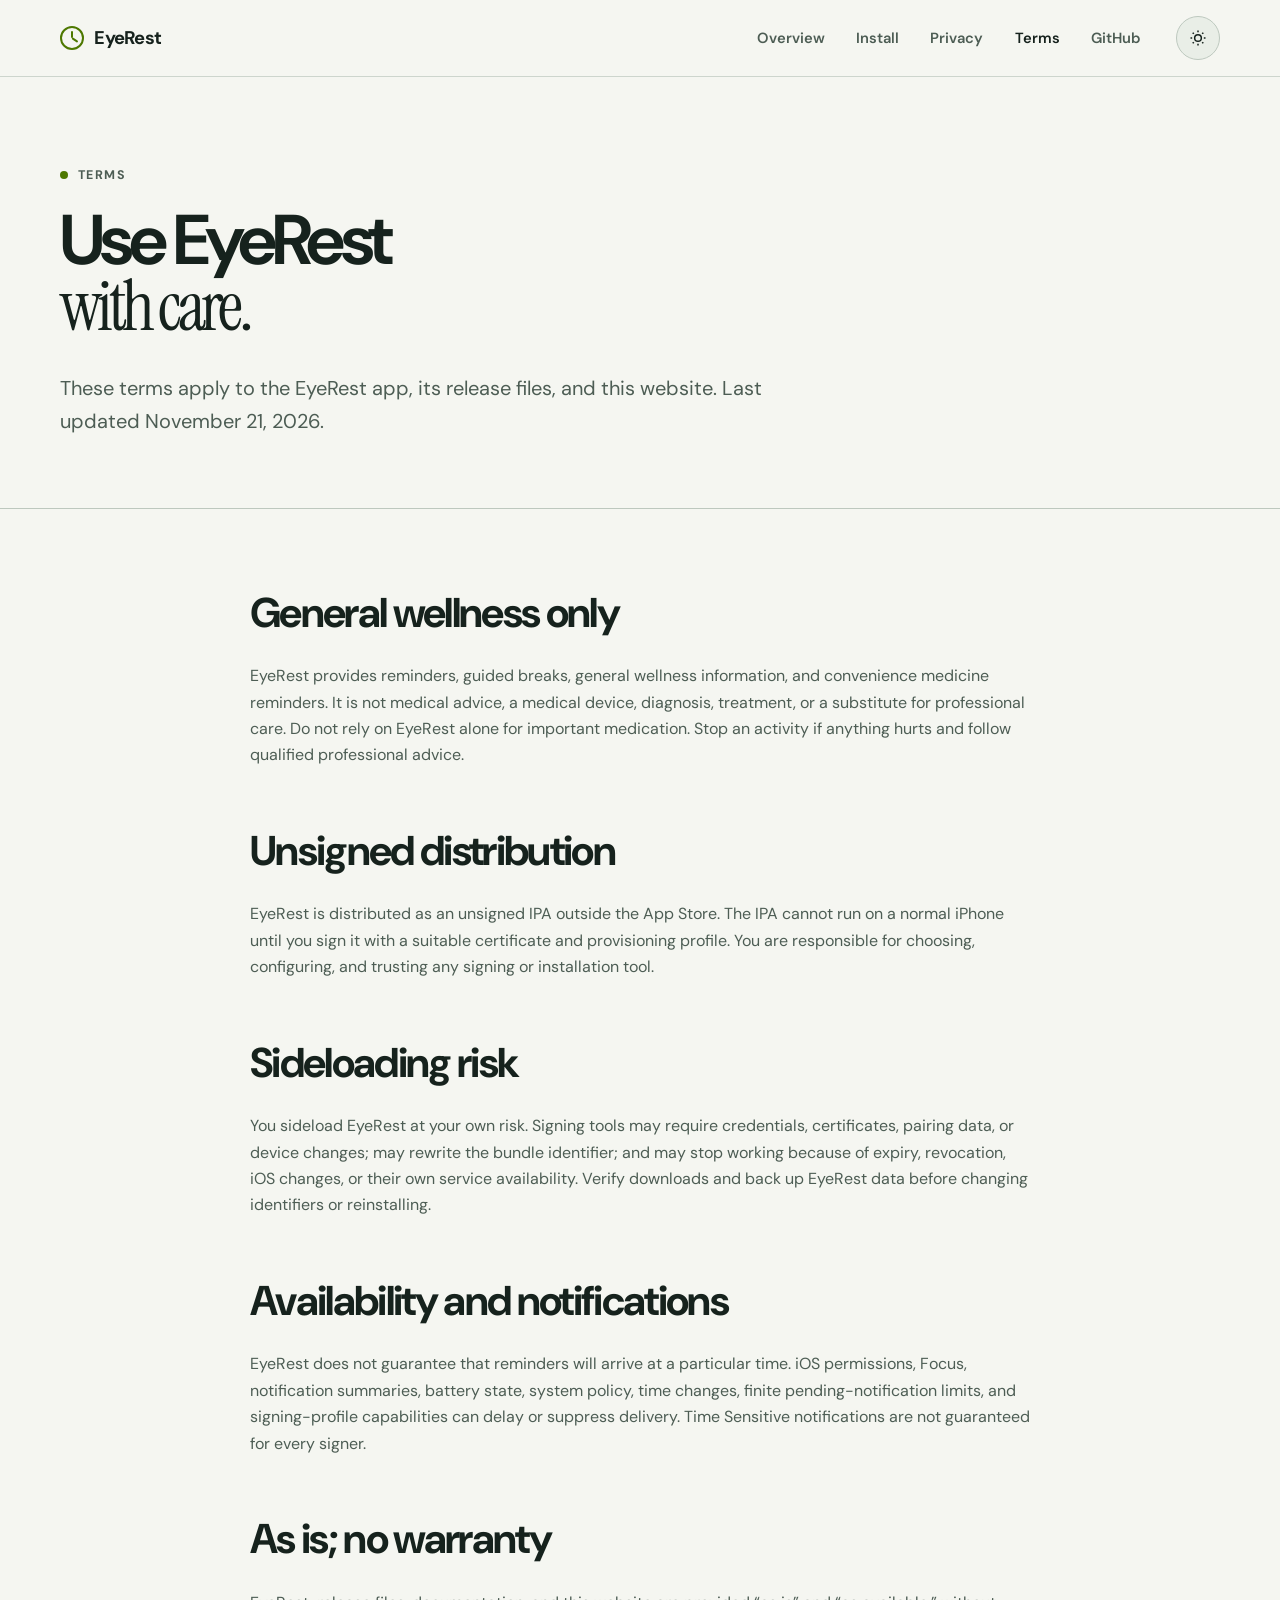
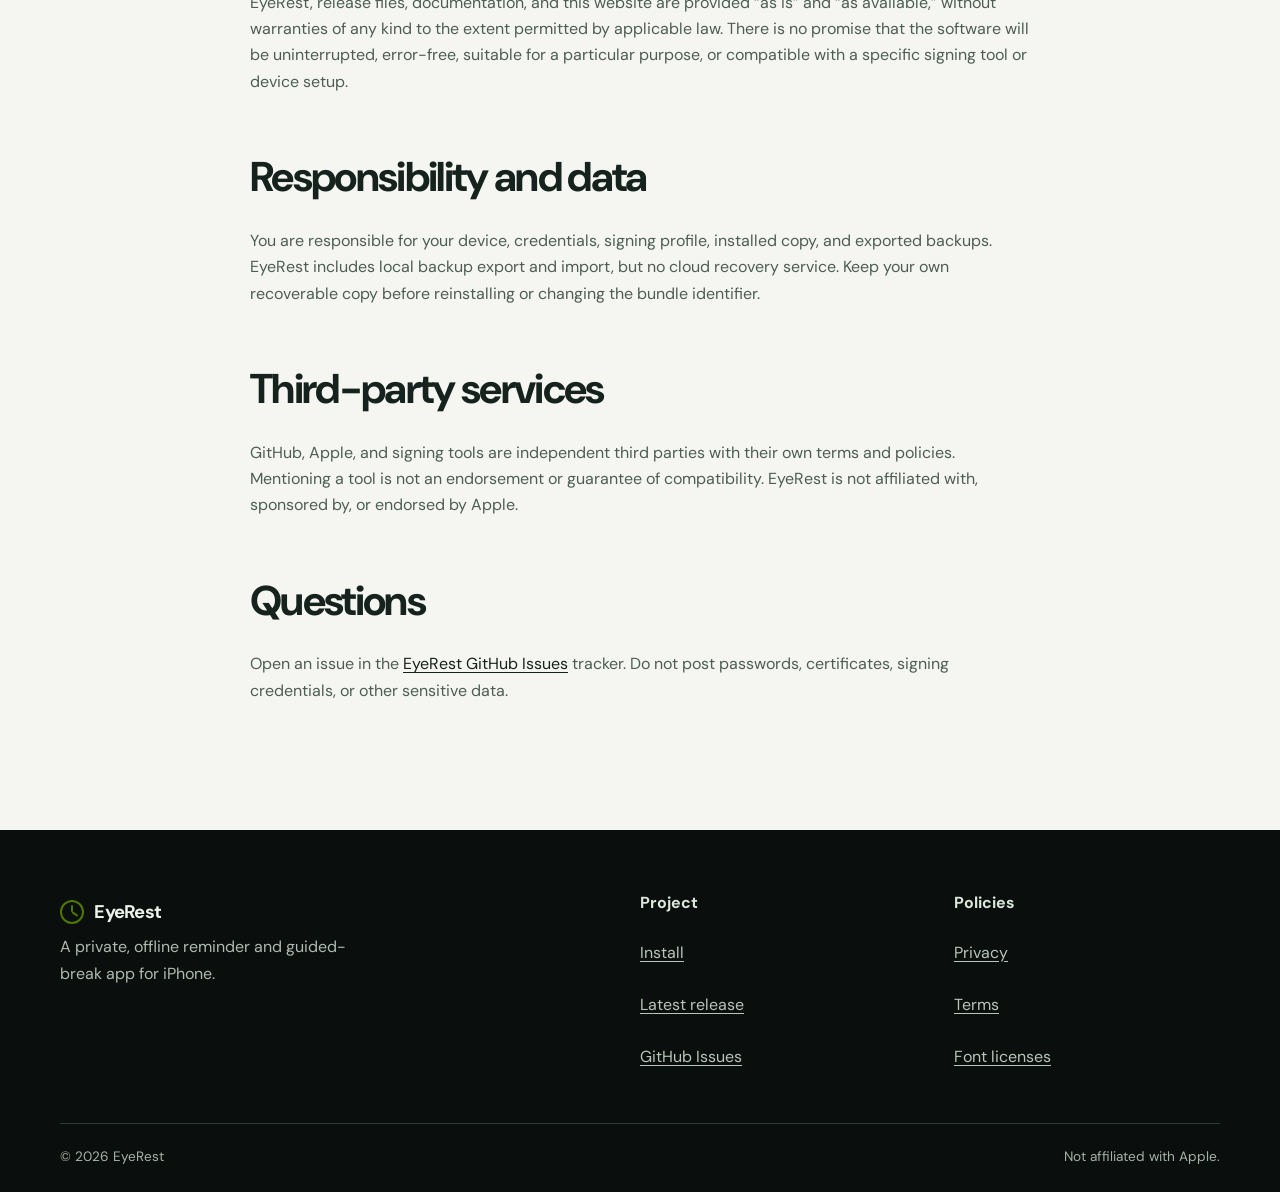
<file: website/terms.html>
<!doctype html><html lang="en"><head><meta charset="utf-8"><meta name="viewport" content="width=device-width,initial-scale=1"><title>EyeRest Terms — General wellness software</title><meta name="description" content="Terms for EyeRest: provided as is, general wellness information only, and sideloading at your own risk."><link rel="canonical" href="https://astear17.sino.tw/EyeRest/terms.html"><meta property="og:type" content="website"><meta property="og:title" content="EyeRest Terms"><meta property="og:description" content="General wellness, sideloading, and warranty terms for EyeRest."><meta property="og:url" content="https://astear17.sino.tw/EyeRest/terms.html"><meta property="og:image" content="https://astear17.sino.tw/EyeRest/assets/og-image.png"><meta name="twitter:card" content="summary_large_image"><meta name="twitter:title" content="EyeRest Terms"><meta name="twitter:description" content="General wellness, sideloading, and warranty terms."><meta name="twitter:image" content="https://astear17.sino.tw/EyeRest/assets/og-image.png"><meta name="theme-color" content="#101719"><link rel="icon" href="assets/favicon.svg" type="image/svg+xml"><link rel="apple-touch-icon" href="assets/apple-touch-icon.png"><link rel="preload" href="assets/fonts/dm-sans-latin.woff2" as="font" type="font/woff2" crossorigin><script>document.documentElement.dataset.theme=localStorage.getItem("eyerest-theme")||((matchMedia("(prefers-color-scheme: light)").matches)?"light":"dark")</script><link rel="stylesheet" href="assets/styles.css"></head>
<body><a class="skip-link" href="#main">Skip to content</a><header class="site-header"><div class="shell header-inner"><a class="brand" href="index.html" aria-label="EyeRest home"><span class="brand-mark" aria-hidden="true"></span>EyeRest</a><nav class="site-nav" data-navigation data-open="false" aria-label="Primary navigation"><a href="index.html">Overview</a><a href="install.html">Install</a><a href="privacy.html">Privacy</a><a href="terms.html" aria-current="page">Terms</a><a href="https://github.com/Astear17/EyeRest">GitHub</a></nav><div class="header-tools"><button class="icon-button theme-toggle" data-theme-toggle type="button" aria-label="Use light theme" aria-pressed="false"><svg viewBox="0 0 24 24" aria-hidden="true"><path d="M12 3v2m0 14v2M3 12h2m14 0h2M5.6 5.6 7 7m10 10 1.4 1.4M18.4 5.6 17 7M7 17l-1.4 1.4"/><circle cx="12" cy="12" r="4"/></svg></button><button class="icon-button menu-toggle" data-menu-toggle type="button" aria-label="Open navigation" aria-expanded="false"><svg viewBox="0 0 24 24" aria-hidden="true"><path d="M4 7h16M4 12h16M4 17h16"/></svg></button></div></div></header>
<main id="main"><header class="page-hero"><div class="shell"><p class="eyebrow">Terms</p><h1>Use EyeRest<br><span class="serif">with care.</span></h1><p class="lede">These terms apply to the EyeRest app, its release files, and this website. Last updated November 21, 2026.</p></div></header><article class="prose narrow">
<h2>General wellness only</h2><p>EyeRest provides reminders, guided breaks, general wellness information, and convenience medicine reminders. It is not medical advice, a medical device, diagnosis, treatment, or a substitute for professional care. Do not rely on EyeRest alone for important medication. Stop an activity if anything hurts and follow qualified professional advice.</p>
<h2>Unsigned distribution</h2><p>EyeRest is distributed as an unsigned IPA outside the App Store. The IPA cannot run on a normal iPhone until you sign it with a suitable certificate and provisioning profile. You are responsible for choosing, configuring, and trusting any signing or installation tool.</p>
<h2>Sideloading risk</h2><p>You sideload EyeRest at your own risk. Signing tools may require credentials, certificates, pairing data, or device changes; may rewrite the bundle identifier; and may stop working because of expiry, revocation, iOS changes, or their own service availability. Verify downloads and back up EyeRest data before changing identifiers or reinstalling.</p>
<h2>Availability and notifications</h2><p>EyeRest does not guarantee that reminders will arrive at a particular time. iOS permissions, Focus, notification summaries, battery state, system policy, time changes, finite pending-notification limits, and signing-profile capabilities can delay or suppress delivery. Time Sensitive notifications are not guaranteed for every signer.</p>
<h2>As is; no warranty</h2><p>EyeRest, release files, documentation, and this website are provided “as is” and “as available,” without warranties of any kind to the extent permitted by applicable law. There is no promise that the software will be uninterrupted, error-free, suitable for a particular purpose, or compatible with a specific signing tool or device setup.</p>
<h2>Responsibility and data</h2><p>You are responsible for your device, credentials, signing profile, installed copy, and exported backups. EyeRest includes local backup export and import, but no cloud recovery service. Keep your own recoverable copy before reinstalling or changing the bundle identifier.</p>
<h2>Third-party services</h2><p>GitHub, Apple, and signing tools are independent third parties with their own terms and policies. Mentioning a tool is not an endorsement or guarantee of compatibility. EyeRest is not affiliated with, sponsored by, or endorsed by Apple.</p>
<h2>Questions</h2><p>Open an issue in the <a href="https://github.com/Astear17/EyeRest/issues">EyeRest GitHub Issues</a> tracker. Do not post passwords, certificates, signing credentials, or other sensitive data.</p>
</article></main><footer class="site-footer"><div class="shell footer-grid"><div><a class="brand" href="index.html"><span class="brand-mark" aria-hidden="true"></span>EyeRest</a><p>A private, offline reminder and guided-break app for iPhone.</p></div><div class="footer-links"><strong>Project</strong><a href="install.html">Install</a><a href="https://github.com/Astear17/EyeRest/releases/latest">Latest release</a><a href="https://github.com/Astear17/EyeRest/issues">GitHub Issues</a></div><div class="footer-links"><strong>Policies</strong><a href="privacy.html">Privacy</a><a href="terms.html">Terms</a><a href="assets/licenses/DM-Sans-OFL.txt">Font licenses</a></div></div><div class="shell footer-bottom"><span>© 2026 EyeRest</span><span>Not affiliated with Apple.</span></div></footer><script src="assets/main.js"></script></body></html>
</file>
<file: assets/styles.css>
:root{--bg:#090a0b;--surface:#101112;--line:#292b2d;--text:#f1f1ed;--muted:#a8aaa7;--subtle:#737571;--lime:#c8fd5b;--display:'Inter',Arial,sans-serif;--mono:'DM Mono',monospace}*{box-sizing:border-box}html{scroll-behavior:smooth}body{margin:0;background:var(--bg);color:var(--text);font:16px/1.55 var(--display)}a{color:inherit;text-decoration:none}.skip-link{position:fixed;top:-10rem;left:1rem;background:var(--lime);color:#111;padding:.6rem 1rem;z-index:5}.skip-link:focus{top:1rem}.site-header{width:min(1280px,calc(100% - 48px));height:84px;margin:auto;display:flex;align-items:center;justify-content:space-between}.brand{font-weight:700;letter-spacing:-.04em;font-size:1.15rem}.brand-mark{color:var(--lime);font-size:1.6em;vertical-align:-.08em;margin-right:.17em}nav{display:flex;gap:1.5rem;color:var(--muted);font-size:.85rem}nav a:hover,footer a:hover{color:var(--lime)}.hero{width:min(1180px,calc(100% - 48px));margin:0 auto;padding:88px 0 100px;min-height:760px;position:relative}.eyebrow,.kicker{font:500 .72rem/1.2 var(--mono);letter-spacing:.04em;text-transform:uppercase;color:var(--muted)}.eyebrow span{display:inline-block;width:8px;height:8px;background:var(--lime);border-radius:50%;margin-right:.65rem}.hero h1{font-size:clamp(4.5rem,10vw,8.9rem);line-height:.86;letter-spacing:-.085em;margin:30px 0 28px;font-weight:700}.hero em,.closing em{font-weight:400}.hero-copy{max-width:480px;color:var(--muted);font-size:1.1rem}.hero-actions{display:flex;gap:12px;margin-top:32px}.button{display:inline-flex;gap:.7rem;align-items:center;font-weight:600;font-size:.9rem;padding:.85rem 1.1rem;border:1px solid var(--line);transition:background .2s,color .2s}.primary{background:var(--lime);border-color:var(--lime);color:#12140c}.primary:hover{background:#dcff94}.quiet:hover{border-color:var(--text)}.hero-meta{display:flex;gap:16px;margin-top:74px;color:var(--subtle);font:400 .7rem var(--mono);text-transform:uppercase}.hero-meta span+span:before{content:'·';margin-right:16px}.phone-stage{position:absolute;width:390px;height:600px;right:40px;top:76px;display:grid;place-items:center}.phone{height:560px;width:280px;border:7px solid #292b2b;border-radius:43px;padding:5px;background:#070809;box-shadow:0 35px 80px #0009;transform:rotate(5deg);animation:float 6s ease-in-out infinite}.screen{background:#121412;height:100%;border-radius:32px;padding:17px 18px;color:#f4f5f1}.notch{position:absolute;width:96px;height:21px;background:#070809;border-radius:0 0 14px 14px;top:5px;left:85px;z-index:1}.screen-top{font-size:.6rem;display:flex;justify-content:space-between}.screen-label{font:500 .52rem var(--mono);letter-spacing:.08em;color:#9d9f98;margin:58px 0 0}.screen-time{font-weight:700;font-size:2.8rem;letter-spacing:-.08em;line-height:1;margin:.4rem 0}.screen-name{font-size:.7rem;margin:0;color:#b9bbb5}.screen-name span{color:var(--lime);float:right}.ring{margin:36px auto 28px;width:170px;height:170px;border-radius:50%;background:conic-gradient(var(--lime) 0 74%,#2c302a 74% 100%);display:grid;place-items:center}.ring-inner{width:153px;height:153px;border-radius:50%;display:grid;place-content:center;text-align:center;background:#121412}.ring strong{font-size:1.8rem;letter-spacing:-.07em}.ring small{color:#a2a59c;font-size:.58rem}.pause-demo{width:100%;background:#20231e;color:#f1f1ed;border:0;padding:12px;font:500 .67rem var(--display)}.pause-demo span{color:var(--lime);margin-right:7px}.today{margin-top:27px;border-top:1px solid #2d302c;padding-top:14px}.today p{font:500 .52rem var(--mono);letter-spacing:.08em;color:#8f928a;margin:0 0 4px}.today strong{font-size:1.6rem;letter-spacing:-.06em}.today small{font-size:.65rem;font-weight:400;letter-spacing:0;color:#a2a59c}.stage-note{position:absolute;font:500 .68rem var(--mono);color:#b8bab5}.stage-note i{display:inline-block;width:25px;border-top:1px solid #5e605b;vertical-align:middle;margin:0 7px}.note-one{top:62px;left:2px}.note-two{bottom:48px;right:0}.rule-section{border-top:1px solid var(--line);width:min(1180px,calc(100% - 48px));margin:auto}.intro{padding:110px 0;display:grid;grid-template-columns:1fr 2fr;gap:50px}.intro h2,.notification-section h2,.privacy h2,.compatibility h2,.status h2,.closing h2{font-size:clamp(2.5rem,5vw,5.2rem);line-height:.95;letter-spacing:-.075em;margin:0}.intro>p:last-child{color:var(--muted);font-size:1.1rem;max-width:480px;grid-column:2}.feature-grid{width:min(1180px,calc(100% - 48px));margin:auto;display:grid;grid-template-columns:repeat(5,1fr);border-top:1px solid var(--line);border-bottom:1px solid var(--line)}.feature-grid article{min-height:270px;padding:24px 20px;border-right:1px solid var(--line);display:flex;flex-direction:column}.feature-grid article:first-child{border-left:1px solid var(--line)}.num{font:500 .65rem var(--mono);color:var(--subtle)}h3{font-size:1rem;letter-spacing:-.035em;margin:48px 0 9px}.feature-grid p{font-size:.82rem;color:var(--muted);margin:0}.default{font:500 .62rem var(--mono);color:var(--lime);margin-top:auto;text-transform:uppercase}.notification-section{padding:130px 0;display:grid;grid-template-columns:1fr 1fr;gap:50px}.notification-copy{color:var(--muted);max-width:530px}.notification-copy p{margin-top:0;font-size:1.05rem}.notification-copy ul{list-style:none;padding:0;margin:34px 0 0}.notification-copy li{padding:13px 0;border-top:1px solid var(--line);font-size:.84rem}.notification-copy li:before{content:'↘';color:var(--lime);margin-right:12px}.privacy{background:#dcff82;color:#15170e;display:grid;grid-template-columns:1fr 1fr;padding:120px max(24px,calc((100vw - 1180px)/2));gap:70px}.privacy .kicker{color:#596340}.privacy h2{font-size:clamp(3rem,6vw,6rem)}.privacy-list>div{display:grid;grid-template-columns:55px 1fr;border-top:1px solid #9eb555;padding:20px 0}.privacy-list span{font:500 .65rem var(--mono)}.privacy-list p{font-size:1.05rem;margin:0}.compatibility{padding:125px 0}.compat-layout{display:grid;grid-template-columns:1fr 1fr;gap:60px;margin-top:30px}.compat-layout>div>p{color:var(--muted);font-size:1.05rem;margin-top:0}dl{margin:40px 0 0}dl>div{display:flex;justify-content:space-between;padding:14px 0;border-top:1px solid var(--line);font-size:.85rem}dt{color:var(--subtle)}dd{margin:0;text-align:right}.status{width:min(1180px,calc(100% - 48px));margin:auto;border-top:1px solid var(--line);padding:100px 0}.status-grid{margin-top:65px;border-top:1px solid var(--line)}.status-item{display:grid;grid-template-columns:18px 1fr auto;gap:16px;align-items:center;border-bottom:1px solid var(--line);padding:22px 0}.status-dot{width:7px;height:7px;border-radius:50%;background:#51534f}.status-item.active .status-dot{background:var(--lime);box-shadow:0 0 14px var(--lime)}.status-item h3{margin:0;font-size:.95rem}.status-item p{margin:3px 0 0;color:var(--muted);font-size:.8rem}.status-item b{font:500 .66rem var(--mono);text-transform:uppercase;color:var(--subtle)}.active b{color:var(--lime)}.closing{width:min(1180px,calc(100% - 48px));margin:auto;padding:140px 0}.closing h2{margin:22px 0 40px}footer{border-top:1px solid var(--line);width:min(1280px,calc(100% - 48px));margin:auto;padding:28px 0 40px;display:flex;align-items:center;justify-content:space-between;font-size:.78rem;color:var(--muted)}footer .brand{color:var(--text)}footer p{margin:0}@keyframes float{50%{transform:rotate(5deg) translateY(-12px)}}@media(max-width:800px){.site-header{height:68px;width:min(100% - 32px,1280px)}nav a:not(:last-child){display:none}.hero{width:min(100% - 32px,1180px);padding-top:70px;min-height:900px}.hero h1{font-size:clamp(4.4rem,19vw,7rem)}.phone-stage{top:410px;left:50%;right:auto;transform:translateX(-50%) scale(.9)}.hero-meta{margin-top:45px;font-size:.58rem;gap:8px}.hero-meta span+span:before{margin-right:8px}.intro{grid-template-columns:1fr;padding:80px 0;gap:25px}.intro>p:last-child{grid-column:auto}.feature-grid{grid-template-columns:1fr 1fr}.feature-grid article{min-height:210px}.feature-grid article:first-child{border-left:1px solid var(--line)}.feature-grid article:last-child{grid-column:span 2}.feature-grid h3{margin-top:26px}.notification-section,.compat-layout,.privacy{grid-template-columns:1fr}.notification-section{padding:80px 0;gap:35px}.privacy{padding:80px 24px;gap:45px}.compatibility{padding:80px 0}.status{padding:80px 0}.closing{padding:95px 0}footer{width:calc(100% - 32px);flex-wrap:wrap;gap:16px}.stage-note{display:none}}@media(max-width:410px){.phone-stage{transform:translateX(-50%) scale(.8)}.hero{min-height:825px}.hero-actions{flex-direction:column;align-items:flex-start}.feature-grid{grid-template-columns:1fr}.feature-grid article:last-child{grid-column:auto}.feature-grid article{min-height:180px}.status-item{grid-template-columns:15px 1fr}.status-item b{grid-column:2}}
@media(max-width:800px){.hero{min-height:1080px}.phone-stage{top:525px}.hero-meta{visibility:hidden}}@media(max-width:410px){.hero{min-height:975px}}
</file>
<file: website/assets/styles.css>
@font-face{font-family:"DM Sans";font-style:normal;font-weight:400 700;font-display:swap;src:url("fonts/dm-sans-latin.woff2") format("woff2");unicode-range:U+0000-00FF,U+0131,U+0152-0153,U+02BB-02BC,U+02C6,U+02DA,U+02DC,U+0304,U+0308,U+0329,U+2000-206F,U+20AC,U+2122,U+2191,U+2193,U+2212,U+2215,U+FEFF,U+FFFD}
@font-face{font-family:"DM Sans";font-style:normal;font-weight:400 700;font-display:swap;src:url("fonts/dm-sans-latin-ext.woff2") format("woff2");unicode-range:U+0100-02BA,U+02BD-02C5,U+02C7-02CC,U+02CE-02D7,U+02DD-02FF,U+0304,U+0308,U+0329,U+1D00-1DBF,U+1E00-1E9F,U+1EF2-1EFF,U+2020,U+20A0-20AB,U+20AD-20C4,U+2113,U+2C60-2C7F,U+A720-A7FF}
@font-face{font-family:"Instrument Serif";font-style:normal;font-weight:400;font-display:swap;src:url("fonts/instrument-serif-latin.woff2") format("woff2")}
@font-face{font-family:"Instrument Serif";font-style:italic;font-weight:400;font-display:swap;src:url("fonts/instrument-serif-italic-latin.woff2") format("woff2")}
:root{color-scheme:dark;--page:#101719;--panel:#17211d;--panel-strong:#1e2b25;--ink:#f3f6ef;--muted:#b5c0b6;--faint:#94a198;--line:#35433b;--lime:#c9ff70;--lime-soft:#dfffaa;--focus:#fff;--shadow:#0008;--sans:"DM Sans",Arial,sans-serif;--serif:"Instrument Serif",Georgia,serif}
html[data-theme="light"]{color-scheme:light;--page:#f5f6f1;--panel:#e9eee7;--panel-strong:#dde6dc;--ink:#16221d;--muted:#4d5d54;--faint:#5e6e65;--line:#bdc8be;--lime:#4d7800;--lime-soft:#d9f2a7;--focus:#193c00;--shadow:#35433b26}
*{box-sizing:border-box}html{scroll-behavior:smooth}body{margin:0;min-width:320px;background:var(--page);color:var(--ink);font:400 1rem/1.65 var(--sans);overflow-wrap:anywhere}img,svg{display:block;max-width:100%}a{color:inherit;text-underline-offset:.2em}button{font:inherit}:focus-visible{outline:3px solid var(--focus);outline-offset:4px;border-radius:4px}
.skip-link{position:fixed;z-index:100;left:1rem;top:-5rem;background:var(--lime-soft);color:#16221d;padding:.8rem 1rem;font-weight:700}.skip-link:focus{top:1rem}.shell{width:min(1160px,calc(100% - 48px));margin-inline:auto}.narrow{width:min(780px,calc(100% - 48px));margin-inline:auto}
.site-header{position:sticky;z-index:40;top:0;background:color-mix(in srgb,var(--page) 92%,transparent);border-bottom:1px solid color-mix(in srgb,var(--line) 70%,transparent);backdrop-filter:blur(16px)}.header-inner{min-height:76px;display:flex;align-items:center;gap:1.4rem}.brand{display:inline-flex;align-items:center;gap:.65rem;text-decoration:none;font-weight:700;letter-spacing:-.04em;font-size:1.15rem;min-height:44px}.brand-mark{width:24px;height:24px;flex:0 0 24px;border-radius:50%;background:radial-gradient(circle at 50% 5%,var(--lime) 0 2px,transparent 2.5px),radial-gradient(circle at 82% 18%,var(--lime) 0 2px,transparent 2.5px),radial-gradient(circle at 95% 50%,var(--lime) 0 2px,transparent 2.5px),radial-gradient(circle at 82% 82%,var(--lime) 0 2px,transparent 2.5px),radial-gradient(circle at 50% 95%,var(--lime) 0 2px,transparent 2.5px),radial-gradient(circle at 18% 82%,var(--lime) 0 2px,transparent 2.5px),radial-gradient(circle at 5% 50%,var(--lime) 0 2px,transparent 2.5px),radial-gradient(circle at 18% 18%,var(--lime) 0 2px,transparent 2.5px)}
.site-nav{margin-left:auto;display:flex;align-items:center;gap:.35rem}.site-nav a{display:inline-flex;align-items:center;min-height:44px;padding:.55rem .8rem;color:var(--muted);text-decoration:none;font-weight:600;font-size:.92rem}.site-nav a:hover,.site-nav a[aria-current="page"]{color:var(--ink)}.header-tools{display:flex;gap:.5rem}.icon-button{display:grid;place-items:center;width:44px;height:44px;border:1px solid var(--line);border-radius:50%;background:var(--panel);color:var(--ink);cursor:pointer}.icon-button svg{width:20px;height:20px;fill:none;stroke:currentColor;stroke-width:1.8}.menu-toggle{display:none}
.hero{min-height:720px;padding:110px 0 90px;display:grid;grid-template-columns:1.05fr .95fr;gap:5rem;align-items:center}.eyebrow{display:flex;align-items:center;gap:.6rem;margin:0 0 1.5rem;color:var(--muted);font-size:.78rem;line-height:1.3;font-weight:700;letter-spacing:.12em;text-transform:uppercase}.eyebrow::before{content:"";width:8px;height:8px;border-radius:50%;background:var(--lime)}h1,h2,h3,p{margin-top:0}h1,.display{font-size:clamp(3.8rem,7.6vw,7.4rem);line-height:.88;letter-spacing:-.075em;margin:0;font-weight:650}h1 em,.display em,.serif{font-family:var(--serif);font-weight:400}.lede{max-width:610px;margin:2rem 0 0;color:var(--muted);font-size:clamp(1.08rem,2vw,1.25rem)}.hero-actions{display:flex;flex-wrap:wrap;gap:1rem;margin-top:2rem}.button{display:inline-flex;align-items:center;justify-content:center;min-height:48px;padding:.75rem 1.2rem;border:1px solid var(--line);background:var(--panel);color:var(--ink);text-decoration:none;font-weight:700}.button-primary{background:var(--lime-soft);border-color:var(--lime-soft);color:#16221d}.button:hover{transform:translateY(-1px)}.microcopy{margin:.9rem 0 0;color:var(--faint);font-size:.9rem}
.hero-art{position:relative;min-height:570px;display:grid;place-items:center}.orbit-field{position:absolute;width:min(100%,540px);aspect-ratio:1;border:1px solid color-mix(in srgb,var(--lime) 45%,transparent);border-radius:50%;background:radial-gradient(circle,color-mix(in srgb,var(--lime) 14%,transparent),transparent 66%)}.device{position:relative;width:280px;height:560px;padding:9px;border:7px solid #34423a;border-radius:48px;background:#090d0b;box-shadow:0 36px 90px var(--shadow);transform:rotate(3deg)}.device::before{content:"";position:absolute;z-index:2;top:9px;left:50%;width:96px;height:24px;transform:translateX(-50%);border-radius:0 0 15px 15px;background:#090d0b}.device-screen{height:100%;padding:50px 20px 24px;border-radius:34px;background:linear-gradient(145deg,#1d2b24,#121916);overflow:hidden;color:#f2f6ee}.device-label{margin:0 0 8px;color:#b4c1b5;font-size:.7rem;letter-spacing:.12em;text-transform:uppercase}.device-screen h2{font-size:1.35rem;letter-spacing:-.04em}.device-time{font-size:2.8rem;line-height:1;font-weight:700;letter-spacing:-.08em}.ring{width:175px;height:175px;margin:34px auto;display:grid;place-items:center;border-radius:50%;background:conic-gradient(#c9ff70 0 72%,#415047 72%);box-shadow:0 0 0 1px #58655d}.ring::before{content:"20:00";display:grid;place-items:center;width:148px;height:148px;border-radius:50%;background:#17211d;font-size:1.8rem;font-weight:700;letter-spacing:-.06em}.device-button{padding:13px;text-align:center;background:#2d3a32;font-weight:700;font-size:.8rem}.device-row{display:flex;justify-content:space-between;gap:1rem;margin-top:25px;padding-top:18px;border-top:1px solid #405048;font-size:.8rem}.illustration-label{position:absolute;right:0;bottom:20px;color:var(--faint);font-size:.82rem}
.section{padding:120px 0;border-top:1px solid var(--line)}.section-head{display:grid;grid-template-columns:.75fr 1.25fr;gap:4rem;margin-bottom:54px}.section h2,.page-hero h1{font-size:clamp(2.7rem,5.5vw,5.5rem);line-height:.94;letter-spacing:-.065em;margin:0}.section-intro{align-self:end;max-width:570px;color:var(--muted);font-size:1.1rem}.reminder-grid{display:grid;grid-template-columns:repeat(5,1fr);border:1px solid var(--line)}.feature-card{min-height:290px;padding:24px;display:flex;flex-direction:column;border-left:1px solid var(--line)}.feature-card:first-child{border-left:0}.feature-icon{width:44px;height:44px;color:var(--lime)}.feature-icon path,.feature-icon circle,.feature-icon line,.feature-icon polyline{fill:none;stroke:currentColor;stroke-width:1.7;stroke-linecap:round;stroke-linejoin:round}.feature-card h3{margin:38px 0 10px;font-size:1.08rem}.feature-card p{color:var(--muted);font-size:.93rem}.feature-card small{margin-top:auto;color:var(--faint);font-size:.8rem;font-weight:700}.split{display:grid;grid-template-columns:1fr 1fr;gap:6rem;align-items:center}.panel{padding:34px;border:1px solid var(--line);background:var(--panel)}.steps{display:grid;gap:0;counter-reset:steps}.step{position:relative;padding:26px 0 26px 62px;border-top:1px solid var(--line);counter-increment:steps}.step::before{content:counter(steps);position:absolute;left:0;top:24px;display:grid;place-items:center;width:38px;height:38px;border:1px solid var(--line);border-radius:50%;color:var(--lime);font-weight:700}.step h3{margin-bottom:.35rem}.step p{margin:0;color:var(--muted)}.privacy-band{background:var(--lime-soft);color:#16221d;border:0}.privacy-band .muted{color:#415248}.fact-grid{display:grid;grid-template-columns:repeat(3,1fr);gap:1px;background:#748b60}.fact{padding:28px;background:var(--lime-soft)}.fact h3{margin-bottom:.5rem}.fact p{margin:0;color:#3c4d43}.faq-list{border-bottom:1px solid var(--line)}.faq-list details{border-top:1px solid var(--line)}.faq-list summary{min-height:60px;padding:18px 48px 18px 0;position:relative;cursor:pointer;font-weight:700;list-style:none}.faq-list summary::-webkit-details-marker{display:none}.faq-list summary::after{content:"";position:absolute;right:10px;top:26px;width:16px;height:10px;border-right:2px solid var(--lime);border-bottom:2px solid var(--lime);transform:rotate(45deg)}.faq-list details[open] summary::after{top:31px;transform:rotate(225deg)}.faq-list details p{max-width:760px;padding:0 0 22px;color:var(--muted)}.closing{text-align:center;padding:110px 0}.closing .display{font-size:clamp(3rem,6vw,6rem)}.closing p{max-width:650px;margin:1.5rem auto;color:var(--muted)}
.install-overview{display:grid;grid-template-columns:repeat(3,1fr);gap:1px;margin:0;padding:1px;list-style:none;background:var(--line)}.install-overview li{padding:28px;background:var(--page)}.install-overview span{color:var(--lime);font-size:.78rem;font-weight:700;letter-spacing:.12em}.install-overview h3{margin:1.6rem 0 .5rem}.install-overview p{margin:0;color:var(--muted)}.section-action{margin:2rem 0 0}.text-link{display:inline-flex;min-height:44px;align-items:center;gap:.5rem;color:var(--ink);font-weight:700;text-underline-offset:.25em}
.page-hero{padding:90px 0 70px;border-bottom:1px solid var(--line)}.page-hero h1{max-width:900px}.page-hero .lede{max-width:760px}.prose{padding:70px 0 110px}.prose h2{margin:3rem 0 1rem;font-size:clamp(1.8rem,4vw,2.6rem);letter-spacing:-.04em}.prose h2:first-child{margin-top:0}.prose h3{margin:2rem 0 .5rem}.prose p,.prose li{color:var(--muted)}.prose strong{color:var(--ink)}.prose a{color:var(--ink)}.callout{margin:2rem 0;padding:24px;border-left:4px solid var(--lime);background:var(--panel)}.callout p:last-child{margin-bottom:0}.download-card{display:grid;grid-template-columns:1fr auto;gap:1.5rem;align-items:center;margin:2rem 0;padding:28px;border:1px solid var(--line);background:var(--panel)}.download-card p{margin:0}.download-card .meta{margin-top:.6rem}.command{display:grid;grid-template-columns:minmax(0,1fr) auto;background:#080d0b;color:#eaf0e7}.command code{padding:14px 16px;overflow:auto;font:500 .9rem/1.5 ui-monospace,SFMono-Regular,Consolas,monospace}.command button{min-width:72px;min-height:44px;border:0;border-left:1px solid #435047;background:#17211d;color:#f3f6ef;font:700 .85rem/1 "DM Sans",sans-serif;cursor:pointer}.command button:hover{background:#26352d}.copy-status{min-height:1.5em;margin:.5rem 0 0;color:var(--faint);font-size:.9rem}.responsive-table{overflow-x:auto;margin:1.5rem 0}table{width:100%;border-collapse:collapse;min-width:620px}th,td{padding:14px 16px;border:1px solid var(--line);text-align:left;vertical-align:top}th{background:var(--panel);color:var(--ink)}td{color:var(--muted)}.status{display:inline-flex;align-items:center;gap:.45rem;font-weight:700;color:var(--ink)}.status::before{content:"";width:8px;height:8px;border:2px solid var(--faint);border-radius:50%}.meta{color:var(--faint);font-size:.9rem}
.site-footer{padding:60px 0 24px;background:#0a0f0d;color:#edf3eb}.footer-grid{display:grid;grid-template-columns:2fr 1fr 1fr;gap:3rem}.footer-grid p{max-width:310px;color:#aebbb0}.footer-links{display:flex;flex-direction:column;gap:.5rem}.footer-links strong{margin-bottom:.4rem;color:#dce7dc}.footer-links a{min-height:44px;display:flex;align-items:center;color:#b9c5ba}.footer-bottom{display:flex;justify-content:space-between;gap:1rem;margin-top:44px;padding-top:22px;border-top:1px solid #2e3b34;color:#a5b2a6;font-size:.85rem}.reveal{opacity:0;transform:translateY(16px);transition:opacity .6s ease,transform .6s ease}.reveal.is-visible{opacity:1;transform:none}
@media(max-width:900px){.hero{grid-template-columns:1fr;gap:1rem;padding-top:80px}.hero-copy{max-width:720px}.hero-art{min-height:540px}.section-head,.split{grid-template-columns:1fr;gap:2rem}.reminder-grid{grid-template-columns:repeat(2,1fr)}.feature-card{border-top:1px solid var(--line)}.feature-card:nth-child(odd){border-left:0}.feature-card:first-child,.feature-card:nth-child(2){border-top:0}.feature-card:last-child{grid-column:1/-1}.install-overview{grid-template-columns:1fr}.fact-grid{grid-template-columns:1fr}.footer-grid{grid-template-columns:1.4fr 1fr}.footer-grid>div:first-child{grid-column:1/-1}}
@media(max-width:850px){.shell,.narrow{width:calc(100% - 32px)}.header-inner{min-height:68px}.menu-toggle{display:grid}.site-nav{display:none;position:absolute;top:68px;left:0;right:0;margin:0;padding:10px 16px 18px;background:var(--page);border-bottom:1px solid var(--line)}.site-nav[data-open="true"]{display:flex;flex-direction:column;align-items:stretch}.site-nav a{padding:.7rem 1rem}.theme-toggle{margin-left:auto}.section{padding:85px 0}.download-card{grid-template-columns:1fr}.page-hero{padding:65px 0 55px}}
@media(max-width:520px){h1{font-size:clamp(3.3rem,17vw,5rem)}.hero{padding-bottom:60px}.hero-art{min-height:480px}.device{width:236px;height:480px;border-radius:40px}.ring{width:145px;height:145px;margin:24px auto}.ring::before{width:122px;height:122px}.illustration-label{bottom:0}.reminder-grid{grid-template-columns:1fr}.feature-card,.feature-card:nth-child(2){min-height:230px;border-left:0;border-top:1px solid var(--line)}.feature-card:first-child{border-top:0}.footer-grid{grid-template-columns:1fr}.footer-grid>div:first-child{grid-column:auto}.footer-bottom{flex-direction:column}.hero-actions{align-items:stretch;flex-direction:column}.button{width:100%}}
@media(prefers-reduced-motion:reduce){html{scroll-behavior:auto}*,*::before,*::after{animation:none!important;transition:none!important}.reveal{opacity:1;transform:none}}html:not(.js) .reveal{opacity:1;transform:none}
.brand-mark{position:relative;width:24px;height:24px;flex:0 0 24px;border:2px solid var(--lime);border-radius:50%;background:none}.brand-mark::before,.brand-mark::after{content:"";position:absolute;left:50%;top:50%;border-radius:99px;background:var(--lime);transform-origin:0 50%}.brand-mark::before{width:2px;height:7px;transform:translate(-1px,-7px)}.brand-mark::after{width:7px;height:2px;transform:translate(0,-1px) rotate(34deg)}
@media(max-width:650px){.responsive-table{overflow:visible}.responsive-table table{min-width:0}.responsive-table thead{position:absolute;width:1px;height:1px;padding:0;margin:-1px;overflow:hidden;clip:rect(0,0,0,0);white-space:nowrap;border:0}.responsive-table tbody,.responsive-table tr,.responsive-table td{display:block;width:100%}.responsive-table tr{margin-bottom:12px;padding:16px;border:1px solid var(--line);background:var(--panel)}.responsive-table td{padding:3px 0;border:0}.responsive-table td:first-child{color:var(--ink);font-weight:700}.responsive-table td:nth-child(2)::before,.responsive-table td:nth-child(3)::before{display:block;color:var(--faint);font-size:.78rem;font-weight:700;letter-spacing:.06em;text-transform:uppercase}.responsive-table td:nth-child(2)::before{content:"Approach"}.responsive-table td:nth-child(3)::before{content:"EyeRest status"}.responsive-table caption{padding-bottom:12px;text-align:left;color:var(--ink);font-weight:700}}
body{min-height:100vh;display:flex;flex-direction:column}main{flex:1}
.prose a.button-primary{color:#16221d}
</file>
